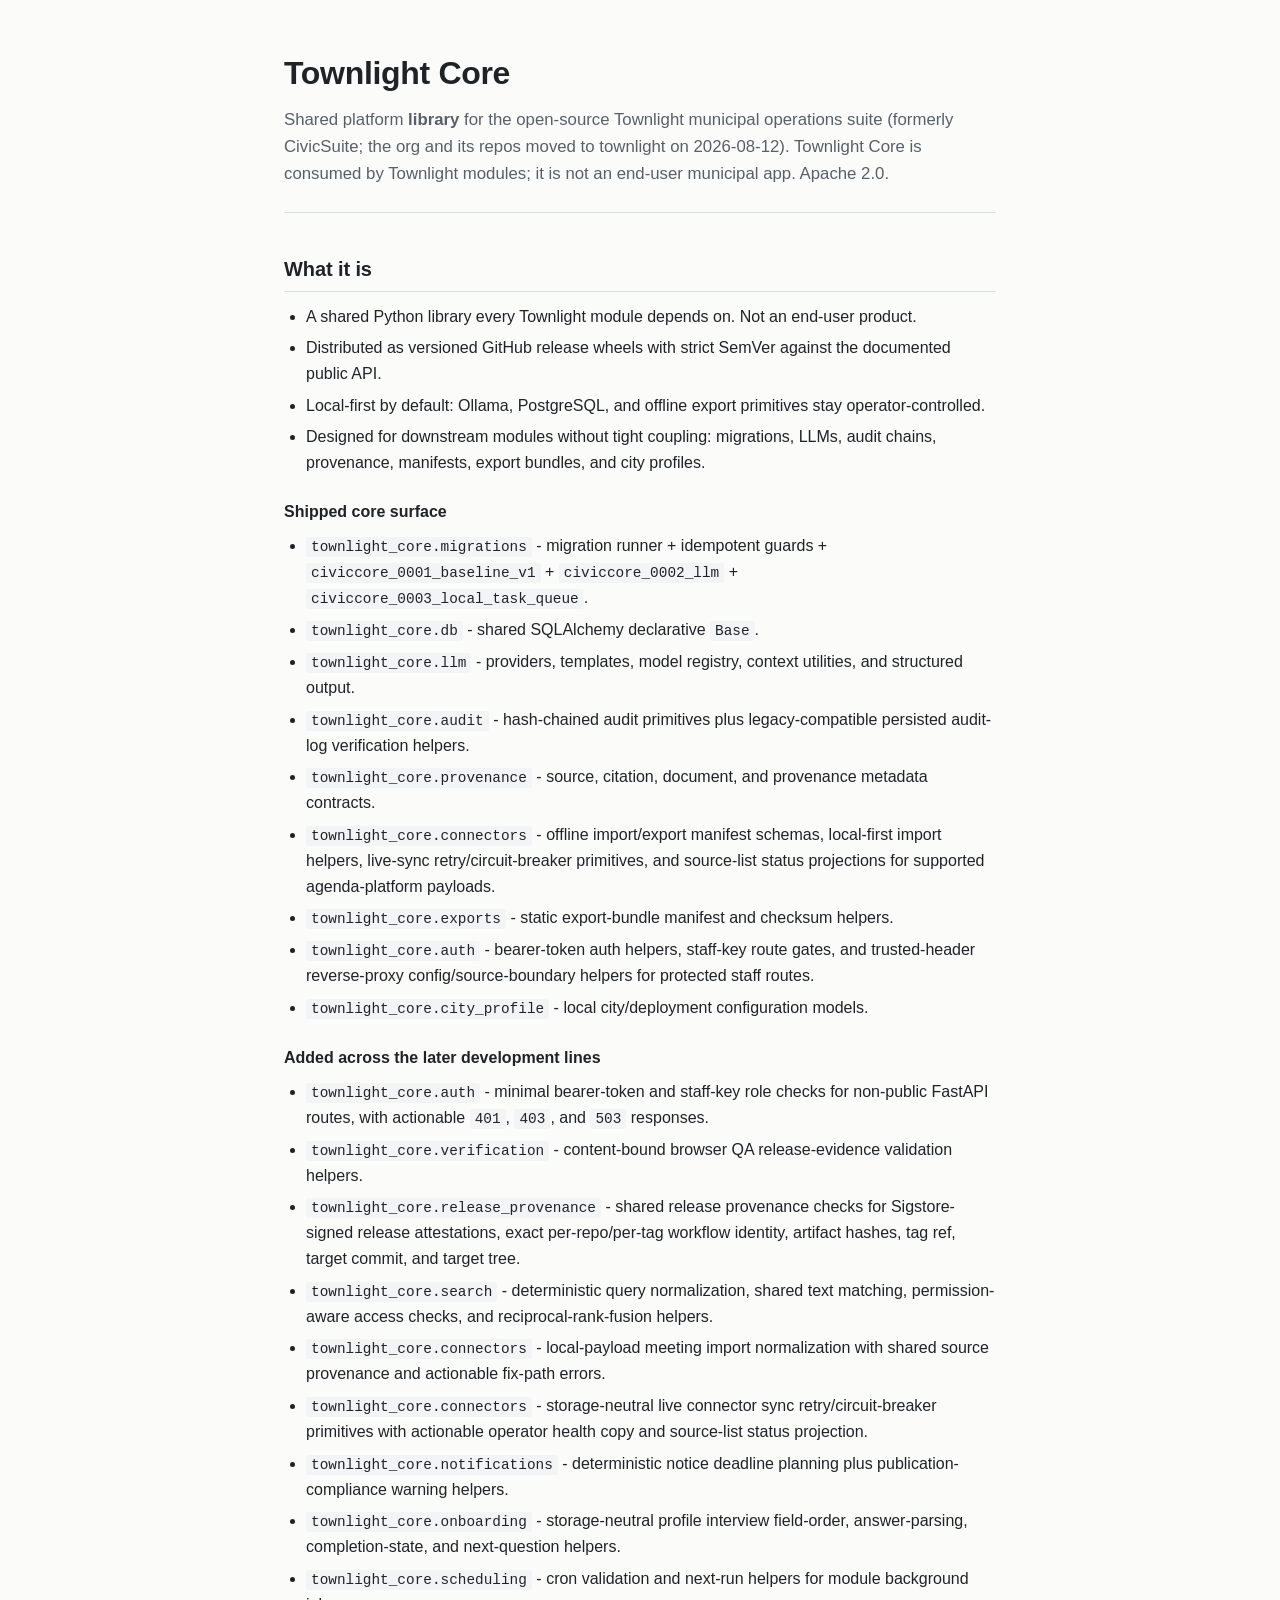
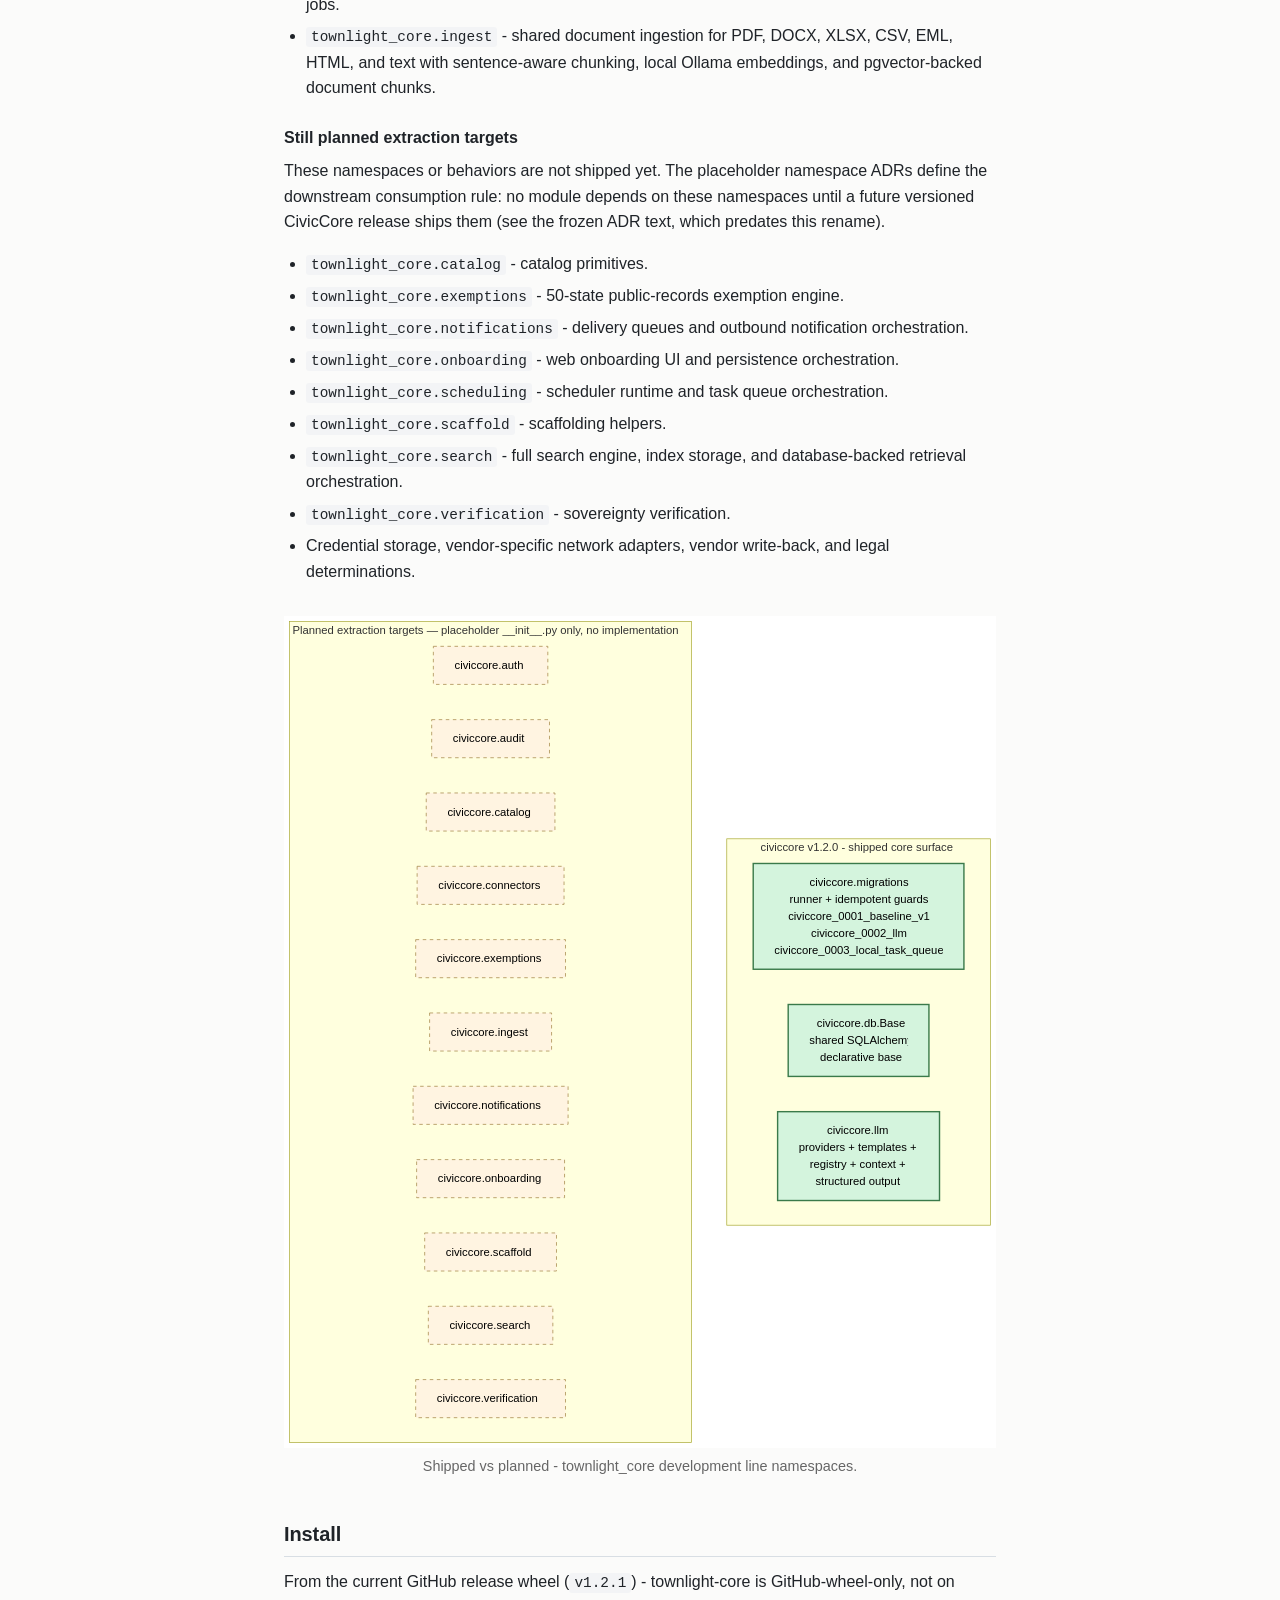
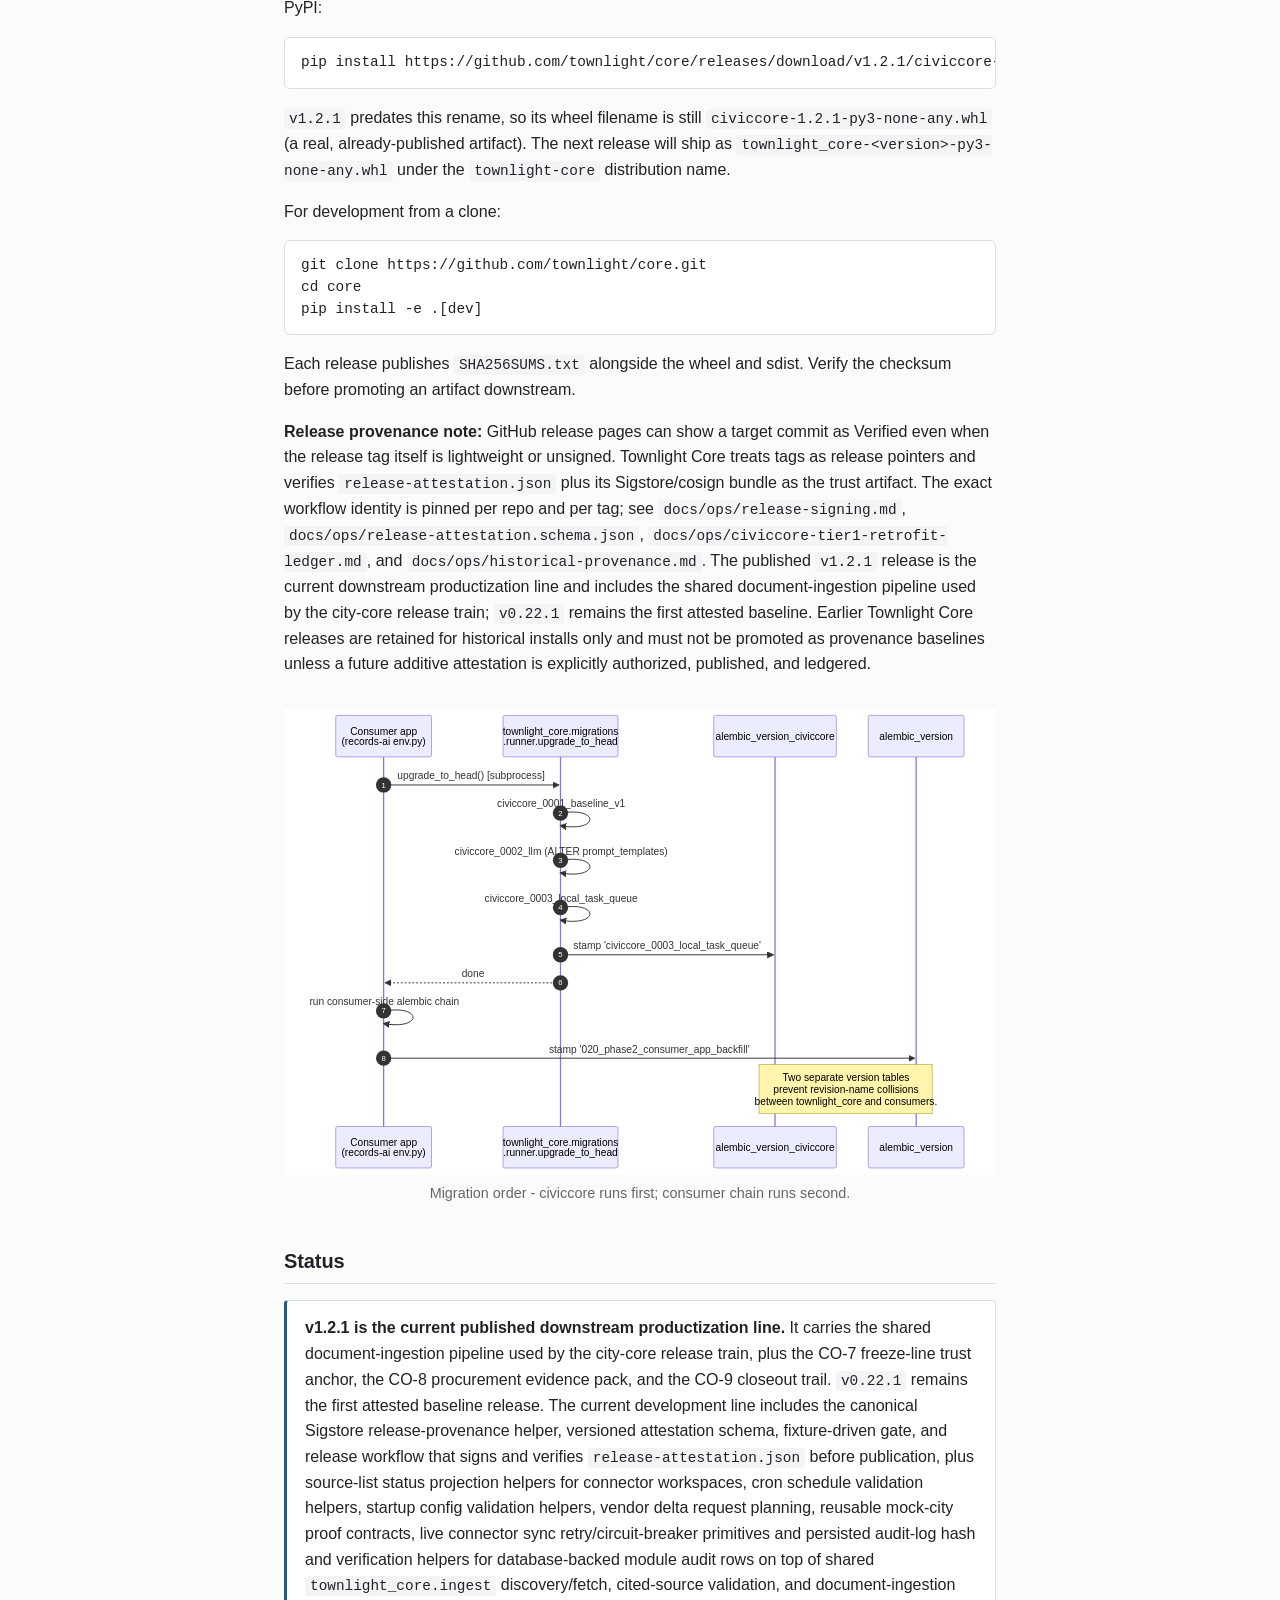
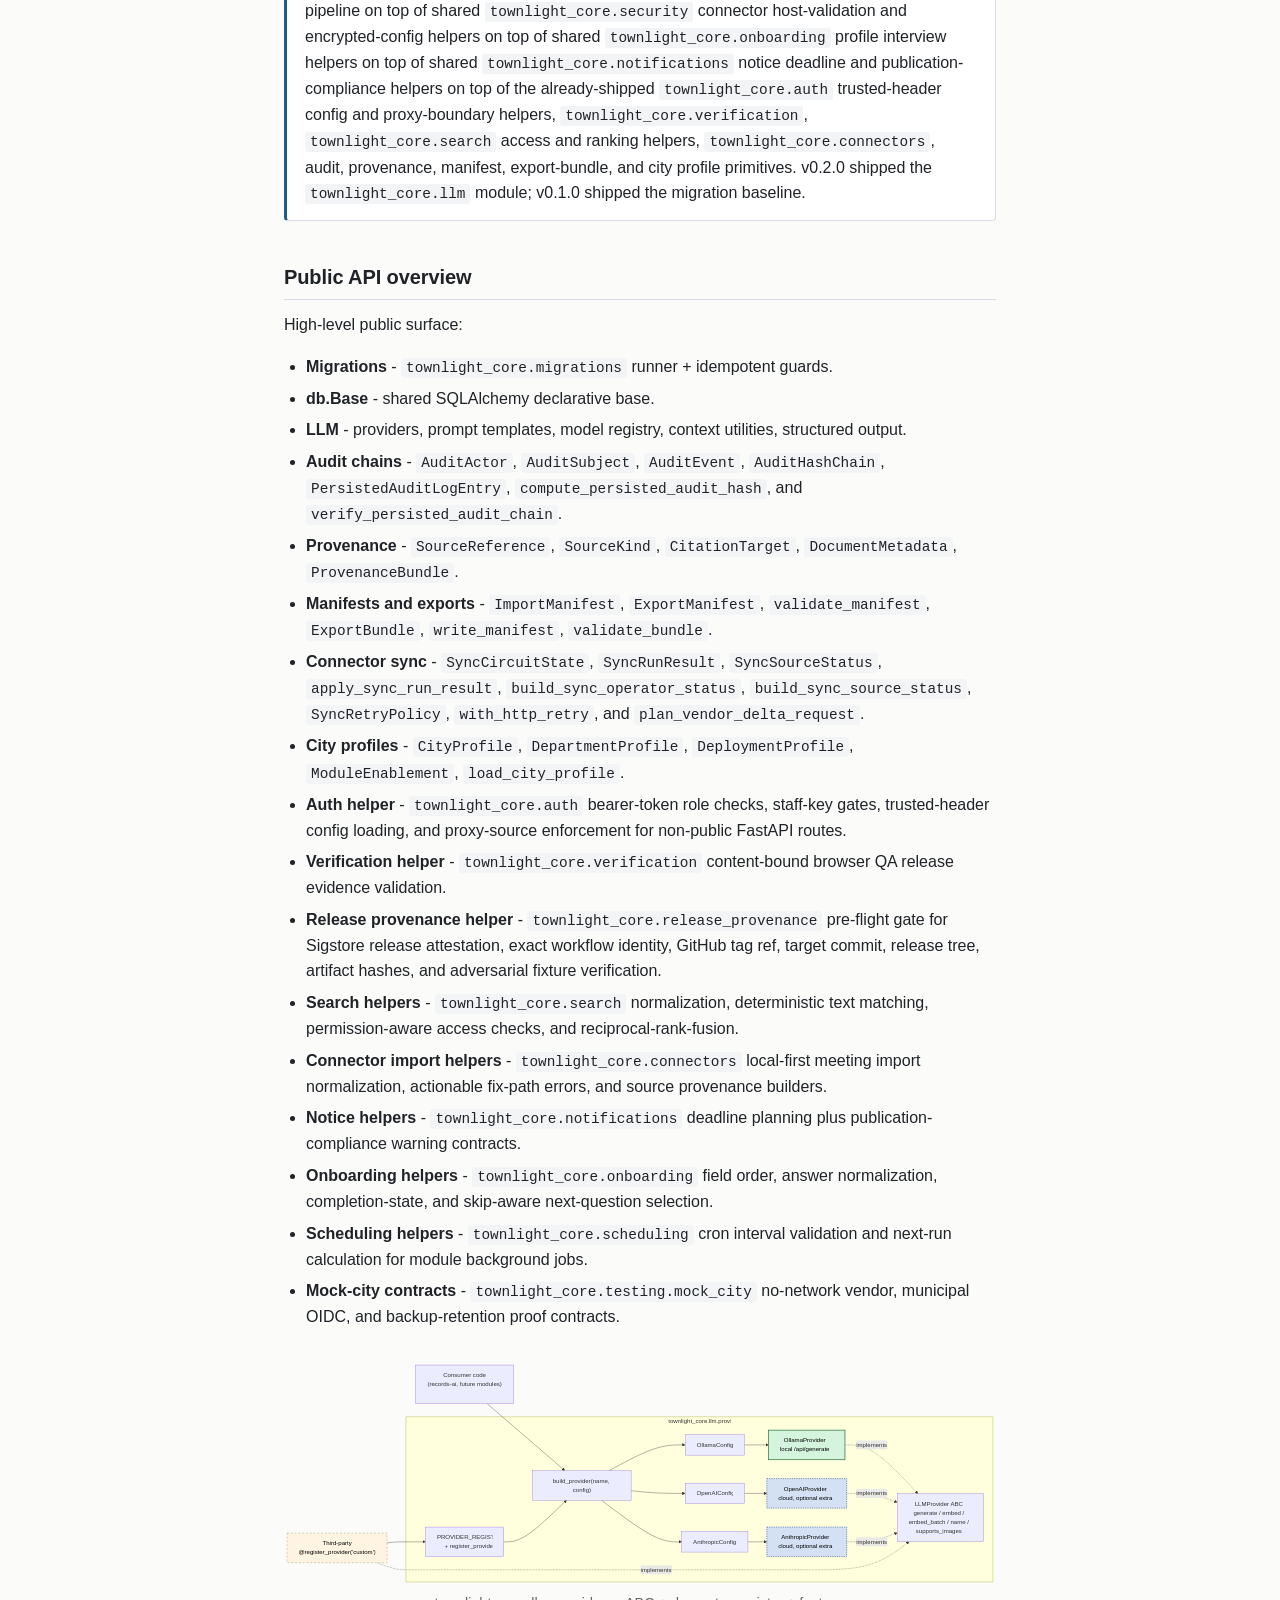
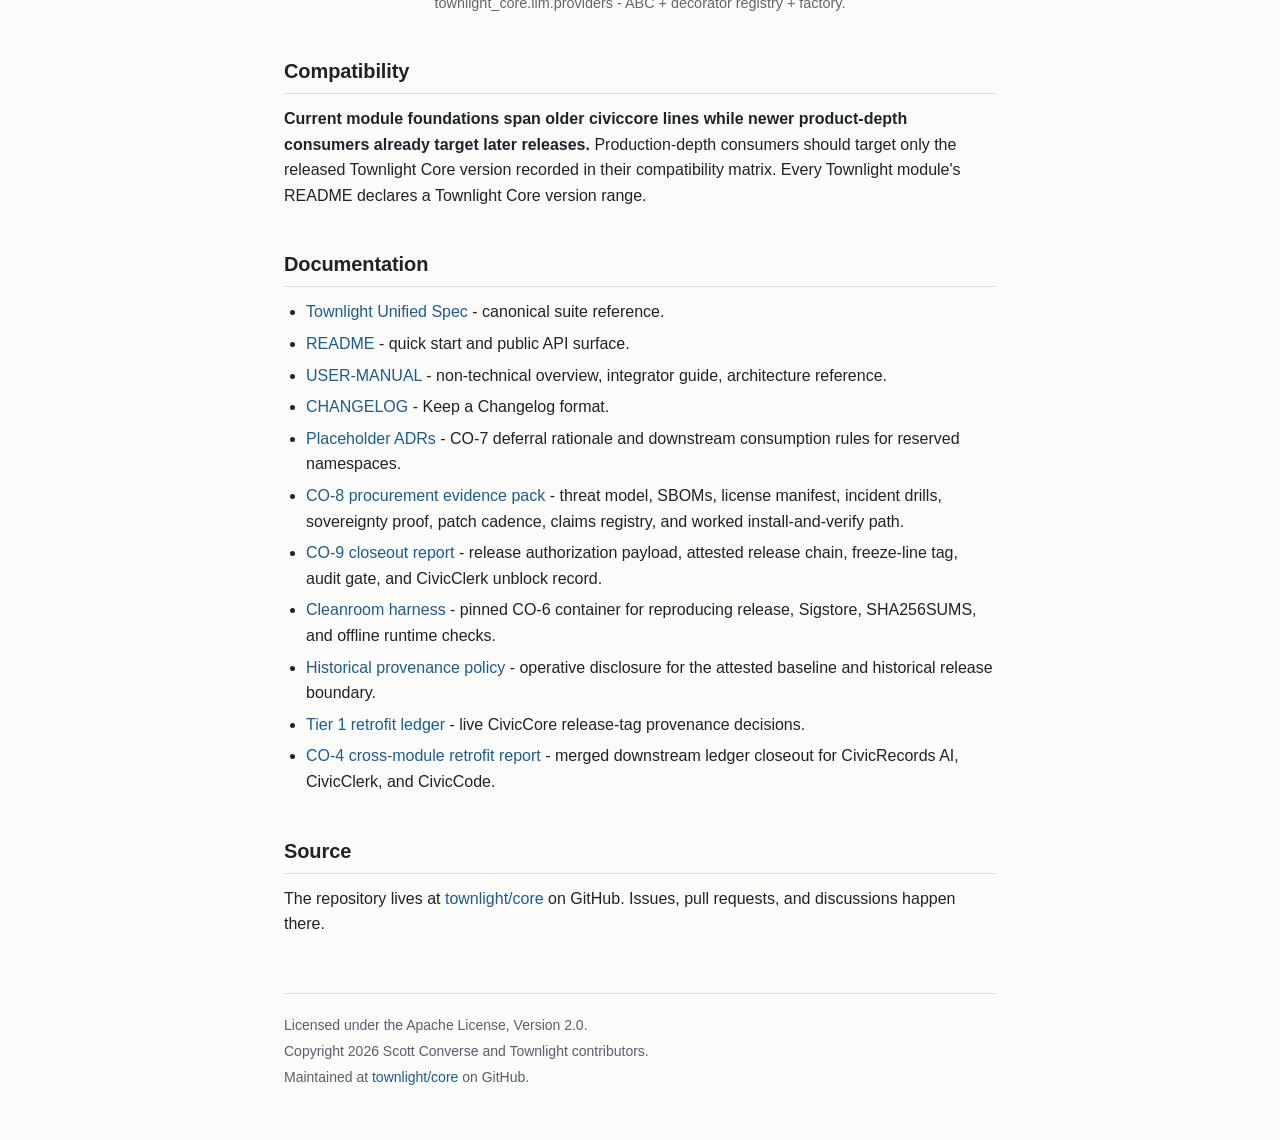
<file: docs/index.html>
<!DOCTYPE html>
<html lang="en">
<head>
  <meta charset="utf-8">
  <meta name="viewport" content="width=device-width, initial-scale=1">
<meta name="description" content="Townlight Core v1.2.1 - shared platform library for the open-source Townlight municipal operations suite. Not an end-user app. Apache 2.0.">
<title>Townlight Core v1.2.1 - Townlight shared platform library</title>
  <style>
    :root {
      --text: #1f2328;
      --muted: #57606a;
      --bg: #fbfbfa;
      --panel: #ffffff;
      --rule: #d8dee4;
      --accent: #1f5c8c;
      --code-bg: #f3f4f6;
    }
    * { box-sizing: border-box; }
    html, body {
      margin: 0;
      padding: 0;
      background: var(--bg);
      color: var(--text);
      font-family: -apple-system, BlinkMacSystemFont, "Segoe UI", Roboto, "Helvetica Neue", Arial, sans-serif;
      font-size: 16px;
      line-height: 1.6;
      -webkit-font-smoothing: antialiased;
    }
    main {
      max-width: 760px;
      margin: 0 auto;
      padding: 48px 24px 80px;
    }
    header {
      border-bottom: 1px solid var(--rule);
      padding-bottom: 24px;
      margin-bottom: 32px;
    }
    h1 {
      font-size: 2rem;
      margin: 0 0 8px;
      letter-spacing: -0.01em;
    }
    .tagline {
      font-size: 1.05rem;
      color: var(--muted);
      margin: 0;
    }
    h2 {
      font-size: 1.25rem;
      margin: 40px 0 12px;
      letter-spacing: -0.005em;
      border-bottom: 1px solid var(--rule);
      padding-bottom: 6px;
    }
    h3 {
      font-size: 1rem;
      margin: 24px 0 8px;
      color: var(--text);
    }
    p, ul, ol { margin: 0 0 16px; }
    ul { padding-left: 22px; }
    li { margin-bottom: 6px; }
    a { color: var(--accent); text-decoration: none; }
    a:hover, a:focus { text-decoration: underline; }
    code {
      font-family: ui-monospace, "SF Mono", "Cascadia Mono", Consolas, monospace;
      font-size: 0.9em;
      background: var(--code-bg);
      padding: 2px 5px;
      border-radius: 3px;
    }
    pre {
      background: var(--panel);
      border: 1px solid var(--rule);
      padding: 14px 16px;
      border-radius: 6px;
      overflow-x: auto;
      font-size: 0.9rem;
      line-height: 1.5;
      margin: 0 0 16px;
    }
    pre code {
      background: none;
      padding: 0;
      font-size: inherit;
    }
    .status {
      background: var(--panel);
      border: 1px solid var(--rule);
      border-left: 3px solid var(--accent);
      padding: 14px 18px;
      border-radius: 4px;
      margin: 16px 0;
    }
    .status p { margin: 0; }
    footer {
      margin-top: 56px;
      padding-top: 20px;
      border-top: 1px solid var(--rule);
      font-size: 0.875rem;
      color: var(--muted);
    }
    footer p { margin: 0 0 4px; }
    @media (max-width: 480px) {
      main { padding: 32px 18px 60px; }
      h1 { font-size: 1.6rem; }
      h2 { font-size: 1.1rem; }
    }
  </style>
</head>
<body>
  <main>
    <header>
      <h1>Townlight Core</h1>
      <p class="tagline">
        Shared platform <strong>library</strong> for the open-source Townlight
        municipal operations suite (formerly CivicSuite; the org and its repos
        moved to townlight on 2026-08-12). Townlight Core is consumed by
        Townlight modules; it is not an end-user municipal app. Apache 2.0.
      </p>
    </header>

    <section aria-labelledby="what">
      <h2 id="what">What it is</h2>
      <ul>
        <li>A shared Python library every Townlight module depends on. Not an end-user product.</li>
        <li>Distributed as versioned GitHub release wheels with strict SemVer against the documented public API.</li>
        <li>Local-first by default: Ollama, PostgreSQL, and offline export primitives stay operator-controlled.</li>
        <li>Designed for downstream modules without tight coupling: migrations, LLMs, audit chains, provenance, manifests, export bundles, and city profiles.</li>
      </ul>

      <h3>Shipped core surface</h3>
      <ul>
        <li><code>townlight_core.migrations</code> - migration runner + idempotent guards + <code>civiccore_0001_baseline_v1</code> + <code>civiccore_0002_llm</code> + <code>civiccore_0003_local_task_queue</code>.</li>
        <li><code>townlight_core.db</code> - shared SQLAlchemy declarative <code>Base</code>.</li>
        <li><code>townlight_core.llm</code> - providers, templates, model registry, context utilities, and structured output.</li>
        <li><code>townlight_core.audit</code> - hash-chained audit primitives plus legacy-compatible persisted audit-log verification helpers.</li>
        <li><code>townlight_core.provenance</code> - source, citation, document, and provenance metadata contracts.</li>
        <li><code>townlight_core.connectors</code> - offline import/export manifest schemas, local-first import helpers, live-sync retry/circuit-breaker primitives, and source-list status projections for supported agenda-platform payloads.</li>
        <li><code>townlight_core.exports</code> - static export-bundle manifest and checksum helpers.</li>
        <li><code>townlight_core.auth</code> - bearer-token auth helpers, staff-key route gates, and trusted-header reverse-proxy config/source-boundary helpers for protected staff routes.</li>
        <li><code>townlight_core.city_profile</code> - local city/deployment configuration models.</li>
      </ul>

      <h3>Added across the later development lines</h3>
      <ul>
        <li><code>townlight_core.auth</code> - minimal bearer-token and staff-key role checks for non-public FastAPI routes, with actionable <code>401</code>, <code>403</code>, and <code>503</code> responses.</li>
        <li><code>townlight_core.verification</code> - content-bound browser QA release-evidence validation helpers.</li>
        <li><code>townlight_core.release_provenance</code> - shared release provenance checks for Sigstore-signed release attestations, exact per-repo/per-tag workflow identity, artifact hashes, tag ref, target commit, and target tree.</li>
        <li><code>townlight_core.search</code> - deterministic query normalization, shared text matching, permission-aware access checks, and reciprocal-rank-fusion helpers.</li>
        <li><code>townlight_core.connectors</code> - local-payload meeting import normalization with shared source provenance and actionable fix-path errors.</li>
        <li><code>townlight_core.connectors</code> - storage-neutral live connector sync retry/circuit-breaker primitives with actionable operator health copy and source-list status projection.</li>
        <li><code>townlight_core.notifications</code> - deterministic notice deadline planning plus publication-compliance warning helpers.</li>
        <li><code>townlight_core.onboarding</code> - storage-neutral profile interview field-order, answer-parsing, completion-state, and next-question helpers.</li>
        <li><code>townlight_core.scheduling</code> - cron validation and next-run helpers for module background jobs.</li>
        <li><code>townlight_core.ingest</code> - shared document ingestion for PDF, DOCX, XLSX, CSV, EML, HTML, and text with sentence-aware chunking, local Ollama embeddings, and pgvector-backed document chunks.</li>
      </ul>

      <h3>Still planned extraction targets</h3>
      <p>These namespaces or behaviors are not shipped yet. The placeholder namespace ADRs define the downstream consumption rule: no module depends on these namespaces until a future versioned CivicCore release ships them (see the frozen ADR text, which predates this rename).</p>
      <ul>
        <li><code>townlight_core.catalog</code> - catalog primitives.</li>
        <li><code>townlight_core.exemptions</code> - 50-state public-records exemption engine.</li>
        <li><code>townlight_core.notifications</code> - delivery queues and outbound notification orchestration.</li>
        <li><code>townlight_core.onboarding</code> - web onboarding UI and persistence orchestration.</li>
        <li><code>townlight_core.scheduling</code> - scheduler runtime and task queue orchestration.</li>
        <li><code>townlight_core.scaffold</code> - scaffolding helpers.</li>
        <li><code>townlight_core.search</code> - full search engine, index storage, and database-backed retrieval orchestration.</li>
        <li><code>townlight_core.verification</code> - sovereignty verification.</li>
        <li>Credential storage, vendor-specific network adapters, vendor write-back, and legal determinations.</li>
      </ul>

      <figure style="margin: 2em 0;">
        <img src="diagrams/civiccore-extraction-map.svg" alt="CivicCore extraction map showing shipped and planned namespaces." style="max-width: 100%; height: auto; display: block; margin: 0 auto;">
        <figcaption style="text-align: center; color: #666; font-size: 0.9em; margin-top: 0.5em;">Shipped vs planned - townlight_core development line namespaces.</figcaption>
      </figure>
    </section>

    <section aria-labelledby="install">
      <h2 id="install">Install</h2>
      <p>From the current GitHub release wheel (<code>v1.2.1</code>) - townlight-core is GitHub-wheel-only, not on PyPI:</p>
      <pre><code>pip install https://github.com/townlight/core/releases/download/v1.2.1/civiccore-1.2.1-py3-none-any.whl</code></pre>
      <p><code>v1.2.1</code> predates this rename, so its wheel filename is still <code>civiccore-1.2.1-py3-none-any.whl</code> (a real, already-published artifact). The next release will ship as <code>townlight_core-&lt;version&gt;-py3-none-any.whl</code> under the <code>townlight-core</code> distribution name.</p>
      <p>For development from a clone:</p>
      <pre><code>git clone https://github.com/townlight/core.git
cd core
pip install -e .[dev]</code></pre>
      <p>Each release publishes <code>SHA256SUMS.txt</code> alongside the wheel and sdist. Verify the checksum before promoting an artifact downstream.</p>
      <p><strong>Release provenance note:</strong> GitHub release pages can show a target commit as Verified even when the release tag itself is lightweight or unsigned. Townlight Core treats tags as release pointers and verifies <code>release-attestation.json</code> plus its Sigstore/cosign bundle as the trust artifact. The exact workflow identity is pinned per repo and per tag; see <code>docs/ops/release-signing.md</code>, <code>docs/ops/release-attestation.schema.json</code>, <code>docs/ops/civiccore-tier1-retrofit-ledger.md</code>, and <code>docs/ops/historical-provenance.md</code>. The published <code>v1.2.1</code> release is the current downstream productization line and includes the shared document-ingestion pipeline used by the city-core release train; <code>v0.22.1</code> remains the first attested baseline. Earlier Townlight Core releases are retained for historical installs only and must not be promoted as provenance baselines unless a future additive attestation is explicitly authorized, published, and ledgered.</p>
      <figure style="margin: 2em 0;">
        <img src="diagrams/migration-order.svg" alt="Consumer apps invoke civiccore migrations before their own Alembic chain." style="max-width: 100%; height: auto; display: block; margin: 0 auto;">
        <figcaption style="text-align: center; color: #666; font-size: 0.9em; margin-top: 0.5em;">Migration order - civiccore runs first; consumer chain runs second.</figcaption>
      </figure>
    </section>

    <section aria-labelledby="status">
      <h2 id="status">Status</h2>
      <div class="status">
        <p>
          <strong>v1.2.1 is the current published downstream productization line.</strong>
          It carries the shared document-ingestion pipeline used by the city-core release train, plus the CO-7 freeze-line trust anchor, the CO-8 procurement evidence pack, and the CO-9 closeout trail.
          <code>v0.22.1</code> remains the first attested baseline release. The current development line includes the canonical Sigstore release-provenance helper,
          versioned attestation schema, fixture-driven gate, and release workflow that signs and verifies
          <code>release-attestation.json</code> before publication, plus source-list status projection helpers for connector workspaces,
          cron schedule validation helpers,
          startup config validation helpers,
          vendor delta request planning, reusable mock-city proof contracts, live connector sync retry/circuit-breaker primitives
          and persisted audit-log hash and verification helpers for
          database-backed module audit rows on top of shared <code>townlight_core.ingest</code>
          discovery/fetch, cited-source validation, and document-ingestion pipeline on top of shared <code>townlight_core.security</code>
          connector host-validation and encrypted-config helpers on top of shared <code>townlight_core.onboarding</code>
          profile interview helpers on top of shared <code>townlight_core.notifications</code>
          notice deadline and publication-compliance helpers on top of the already-shipped
          <code>townlight_core.auth</code> trusted-header config and proxy-boundary helpers, <code>townlight_core.verification</code>,
          <code>townlight_core.search</code> access and ranking helpers, <code>townlight_core.connectors</code>, audit,
          provenance, manifest, export-bundle, and city profile primitives.
          v0.2.0 shipped the <code>townlight_core.llm</code> module; v0.1.0 shipped the migration baseline.
        </p>
      </div>
    </section>

    <section aria-labelledby="api">
      <h2 id="api">Public API overview</h2>
      <p>High-level public surface:</p>
      <ul>
        <li><strong>Migrations</strong> - <code>townlight_core.migrations</code> runner + idempotent guards.</li>
        <li><strong>db.Base</strong> - shared SQLAlchemy declarative base.</li>
        <li><strong>LLM</strong> - providers, prompt templates, model registry, context utilities, structured output.</li>
        <li><strong>Audit chains</strong> - <code>AuditActor</code>, <code>AuditSubject</code>, <code>AuditEvent</code>, <code>AuditHashChain</code>, <code>PersistedAuditLogEntry</code>, <code>compute_persisted_audit_hash</code>, and <code>verify_persisted_audit_chain</code>.</li>
        <li><strong>Provenance</strong> - <code>SourceReference</code>, <code>SourceKind</code>, <code>CitationTarget</code>, <code>DocumentMetadata</code>, <code>ProvenanceBundle</code>.</li>
        <li><strong>Manifests and exports</strong> - <code>ImportManifest</code>, <code>ExportManifest</code>, <code>validate_manifest</code>, <code>ExportBundle</code>, <code>write_manifest</code>, <code>validate_bundle</code>.</li>
        <li><strong>Connector sync</strong> - <code>SyncCircuitState</code>, <code>SyncRunResult</code>, <code>SyncSourceStatus</code>, <code>apply_sync_run_result</code>, <code>build_sync_operator_status</code>, <code>build_sync_source_status</code>, <code>SyncRetryPolicy</code>, <code>with_http_retry</code>, and <code>plan_vendor_delta_request</code>.</li>
        <li><strong>City profiles</strong> - <code>CityProfile</code>, <code>DepartmentProfile</code>, <code>DeploymentProfile</code>, <code>ModuleEnablement</code>, <code>load_city_profile</code>.</li>
        <li><strong>Auth helper</strong> - <code>townlight_core.auth</code> bearer-token role checks, staff-key gates, trusted-header config loading, and proxy-source enforcement for non-public FastAPI routes.</li>
        <li><strong>Verification helper</strong> - <code>townlight_core.verification</code> content-bound browser QA release evidence validation.</li>
        <li><strong>Release provenance helper</strong> - <code>townlight_core.release_provenance</code> pre-flight gate for Sigstore release attestation, exact workflow identity, GitHub tag ref, target commit, release tree, artifact hashes, and adversarial fixture verification.</li>
        <li><strong>Search helpers</strong> - <code>townlight_core.search</code> normalization, deterministic text matching, permission-aware access checks, and reciprocal-rank-fusion.</li>
        <li><strong>Connector import helpers</strong> - <code>townlight_core.connectors</code> local-first meeting import normalization, actionable fix-path errors, and source provenance builders.</li>
        <li><strong>Notice helpers</strong> - <code>townlight_core.notifications</code> deadline planning plus publication-compliance warning contracts.</li>
        <li><strong>Onboarding helpers</strong> - <code>townlight_core.onboarding</code> field order, answer normalization, completion-state, and skip-aware next-question selection.</li>
        <li><strong>Scheduling helpers</strong> - <code>townlight_core.scheduling</code> cron interval validation and next-run calculation for module background jobs.</li>
        <li><strong>Mock-city contracts</strong> - <code>townlight_core.testing.mock_city</code> no-network vendor, municipal OIDC, and backup-retention proof contracts.</li>
      </ul>
      <figure style="margin: 2em 0;">
        <img src="diagrams/provider-abstraction.svg" alt="LLMProvider ABC with decorator-registered Ollama, OpenAI, Anthropic, and third-party providers." style="max-width: 100%; height: auto; display: block; margin: 0 auto;">
        <figcaption style="text-align: center; color: #666; font-size: 0.9em; margin-top: 0.5em;">townlight_core.llm.providers - ABC + decorator registry + factory.</figcaption>
      </figure>
    </section>

    <section aria-labelledby="compat">
      <h2 id="compat">Compatibility</h2>
      <p>
        <strong>Current module foundations span older civiccore lines while newer product-depth consumers already target later releases.</strong>
          Production-depth consumers should target only the released Townlight Core version recorded in their compatibility matrix. Every Townlight
          module's README declares a Townlight Core version range.
        </p>
    </section>

    <section aria-labelledby="docs">
      <h2 id="docs">Documentation</h2>
      <ul>
        <li><a href="https://github.com/townlight/townlight/blob/main/docs/CivicSuiteUnifiedSpec.md">Townlight Unified Spec</a> - canonical suite reference.</li>
        <li><a href="https://github.com/townlight/core/blob/main/README.md">README</a> - quick start and public API surface.</li>
        <li><a href="https://github.com/townlight/core/blob/main/USER-MANUAL.md">USER-MANUAL</a> - non-technical overview, integrator guide, architecture reference.</li>
        <li><a href="https://github.com/townlight/core/blob/main/CHANGELOG.md">CHANGELOG</a> - Keep a Changelog format.</li>
        <li><a href="https://github.com/townlight/core/blob/main/docs/adr/index.md">Placeholder ADRs</a> - CO-7 deferral rationale and downstream consumption rules for reserved namespaces.</li>
        <li><a href="https://github.com/townlight/core/blob/main/docs/evidence/co8-civiccore-procurement-evidence-pack/index.md">CO-8 procurement evidence pack</a> - threat model, SBOMs, license manifest, incident drills, sovereignty proof, patch cadence, claims registry, and worked install-and-verify path.</li>
        <li><a href="https://github.com/townlight/core/blob/main/docs/ops/co-9-civiccore-v1-closeout.md">CO-9 closeout report</a> - release authorization payload, attested release chain, freeze-line tag, audit gate, and CivicClerk unblock record.</li>
        <li><a href="https://github.com/townlight/core/blob/main/docs/ops/cleanroom-harness.md">Cleanroom harness</a> - pinned CO-6 container for reproducing release, Sigstore, SHA256SUMS, and offline runtime checks.</li>
        <li><a href="https://github.com/townlight/core/blob/main/docs/ops/historical-provenance.md">Historical provenance policy</a> - operative disclosure for the attested baseline and historical release boundary.</li>
        <li><a href="https://github.com/townlight/core/blob/main/docs/ops/civiccore-tier1-retrofit-ledger.md">Tier 1 retrofit ledger</a> - live CivicCore release-tag provenance decisions.</li>
        <li><a href="https://github.com/townlight/core/blob/main/docs/ops/co-4-cross-module-retrofit-report.md">CO-4 cross-module retrofit report</a> - merged downstream ledger closeout for CivicRecords AI, CivicClerk, and CivicCode.</li>
      </ul>
    </section>

    <section aria-labelledby="source">
      <h2 id="source">Source</h2>
      <p>
        The repository lives at
        <a href="https://github.com/townlight/core">townlight/core</a>
        on GitHub. Issues, pull requests, and discussions happen there.
      </p>
    </section>

    <footer>
      <p>Licensed under the Apache License, Version 2.0.</p>
      <p>Copyright 2026 Scott Converse and Townlight contributors.</p>
      <p>Maintained at <a href="https://github.com/townlight/core">townlight/core</a> on GitHub.</p>
    </footer>
  </main>
</body>
</html>
</file>
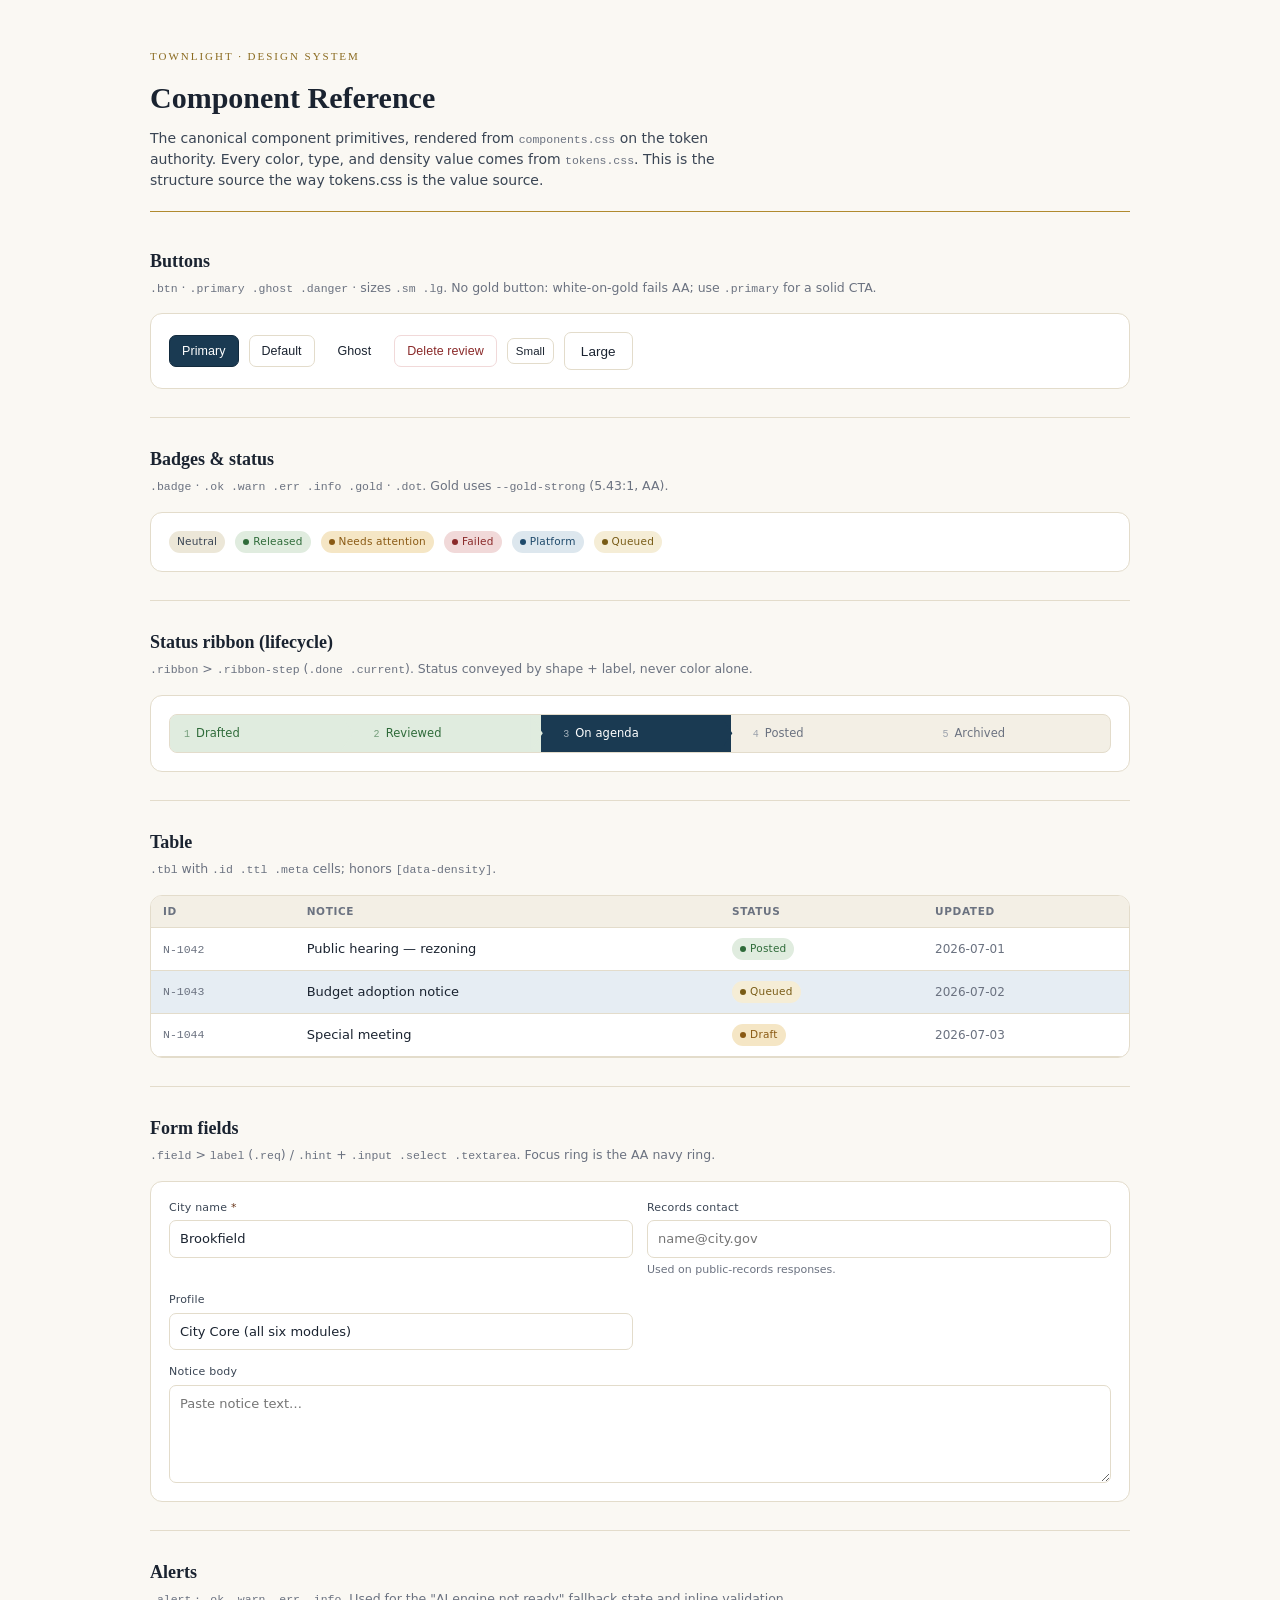
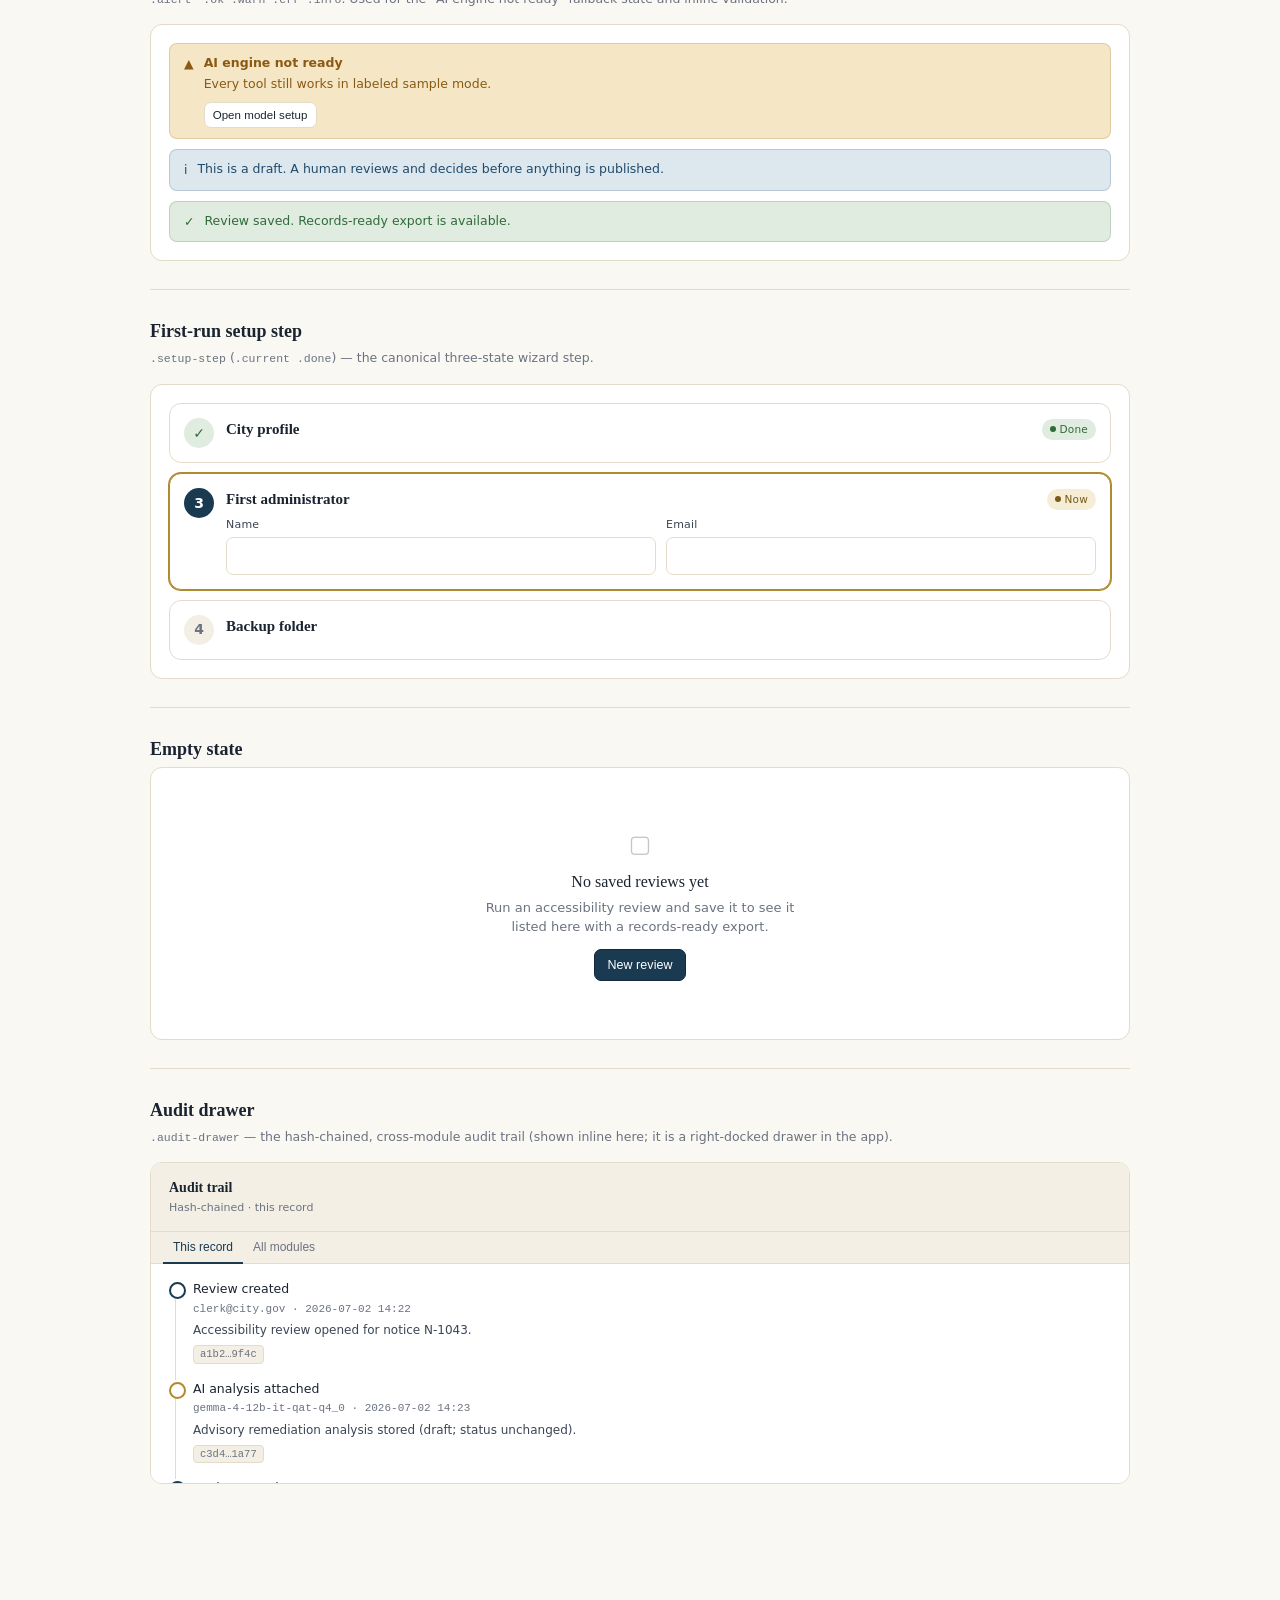
<file: townlight-core-ui/components/components-reference.html>
<!doctype html>
<html lang="en">
<head>
<meta charset="utf-8" />
<title>Townlight — Component Reference</title>
<meta name="viewport" content="width=device-width, initial-scale=1" />
<!-- No webfont CDN: Townlight makes no outbound calls. Renders in the token
     stack's local/fallback faces. -->
<link rel="stylesheet" href="../tokens/tokens.css" />
<link rel="stylesheet" href="components.css" />
<style>
  body { margin: 0; background: var(--paper); color: var(--ink); font-family: var(--font-sans); font-size: 14px; line-height: 1.5; -webkit-font-smoothing: antialiased; }
  .wrap { max-width: 980px; margin: 0 auto; padding: 48px 32px 96px; }
  header.doc { border-bottom: 1px solid var(--gold); padding-bottom: 20px; margin-bottom: 8px; }
  .kick { font-family: var(--font-serif); font-size: 11px; letter-spacing: 0.18em; text-transform: uppercase; color: var(--gold-2); margin-bottom: 10px; }
  h1 { font-family: var(--font-serif); font-size: 30px; font-weight: 600; margin: 0 0 8px; }
  .lede { font-size: 14px; color: var(--ink-2); max-width: 70ch; margin: 0; }
  section.demo { padding: 28px 0; border-bottom: 1px solid var(--rule); }
  section.demo > h2 { font-family: var(--font-serif); font-size: 18px; margin: 0 0 4px; }
  section.demo > .h-note { font-size: 12.5px; color: var(--ink-3); margin: 0 0 16px; }
  .row { display: flex; flex-wrap: wrap; gap: 10px; align-items: center; }
  .panel { background: var(--card); border: 1px solid var(--rule); border-radius: var(--radius-lg); padding: 18px; }
  .code { font-family: var(--font-mono); font-size: 11.5px; color: var(--ink-3); }
  /* Render the audit drawer inline for the showcase (it is position:fixed in use). */
  .drawer-demo { position: relative; height: 320px; border: 1px solid var(--rule); border-radius: var(--radius-lg); overflow: hidden; }
  .drawer-demo .audit-drawer { position: absolute; top: 0; transform: none; box-shadow: none; border-left: 0; width: 100%; }
</style>
</head>
<body>
<div class="wrap">
  <header class="doc">
    <div class="kick">Townlight · Design System</div>
    <h1>Component Reference</h1>
    <p class="lede">The canonical component primitives, rendered from <span class="code">components.css</span> on the token authority. Every color, type, and density value comes from <span class="code">tokens.css</span>. This is the structure source the way tokens.css is the value source.</p>
  </header>

  <section class="demo">
    <h2>Buttons</h2>
    <p class="h-note"><span class="code">.btn</span> · <span class="code">.primary .ghost .danger</span> · sizes <span class="code">.sm .lg</span>. No gold button: white-on-gold fails AA; use <span class="code">.primary</span> for a solid CTA.</p>
    <div class="panel row">
      <button class="btn primary">Primary</button>
      <button class="btn">Default</button>
      <button class="btn ghost">Ghost</button>
      <button class="btn danger">Delete review</button>
      <button class="btn sm">Small</button>
      <button class="btn lg">Large</button>
    </div>
  </section>

  <section class="demo">
    <h2>Badges &amp; status</h2>
    <p class="h-note"><span class="code">.badge</span> · <span class="code">.ok .warn .err .info .gold</span> · <span class="code">.dot</span>. Gold uses <span class="code">--gold-strong</span> (5.43:1, AA).</p>
    <div class="panel row">
      <span class="badge">Neutral</span>
      <span class="badge ok dot">Released</span>
      <span class="badge warn dot">Needs attention</span>
      <span class="badge err dot">Failed</span>
      <span class="badge info dot">Platform</span>
      <span class="badge gold dot">Queued</span>
    </div>
  </section>

  <section class="demo">
    <h2>Status ribbon (lifecycle)</h2>
    <p class="h-note"><span class="code">.ribbon</span> &gt; <span class="code">.ribbon-step</span> (<span class="code">.done .current</span>). Status conveyed by shape + label, never color alone.</p>
    <div class="panel">
      <div class="ribbon">
        <div class="ribbon-step done"><span class="num">1</span>Drafted</div>
        <div class="ribbon-step done"><span class="num">2</span>Reviewed</div>
        <div class="ribbon-step current"><span class="num">3</span>On agenda</div>
        <div class="ribbon-step"><span class="num">4</span>Posted</div>
        <div class="ribbon-step"><span class="num">5</span>Archived</div>
      </div>
    </div>
  </section>

  <section class="demo">
    <h2>Table</h2>
    <p class="h-note"><span class="code">.tbl</span> with <span class="code">.id .ttl .meta</span> cells; honors <span class="code">[data-density]</span>.</p>
    <div class="panel" style="padding:0; overflow:hidden;">
      <table class="tbl">
        <thead><tr><th>ID</th><th>Notice</th><th>Status</th><th>Updated</th></tr></thead>
        <tbody>
          <tr><td class="id">N-1042</td><td class="ttl">Public hearing — rezoning</td><td><span class="badge ok dot">Posted</span></td><td class="meta">2026-07-01</td></tr>
          <tr class="selected"><td class="id">N-1043</td><td class="ttl">Budget adoption notice</td><td><span class="badge gold dot">Queued</span></td><td class="meta">2026-07-02</td></tr>
          <tr><td class="id">N-1044</td><td class="ttl">Special meeting</td><td><span class="badge warn dot">Draft</span></td><td class="meta">2026-07-03</td></tr>
        </tbody>
      </table>
    </div>
  </section>

  <section class="demo">
    <h2>Form fields</h2>
    <p class="h-note"><span class="code">.field</span> &gt; <span class="code">label</span> (<span class="code">.req</span>) / <span class="code">.hint</span> + <span class="code">.input .select .textarea</span>. Focus ring is the AA navy ring.</p>
    <div class="panel" style="display:grid; grid-template-columns:1fr 1fr; gap:14px;">
      <div class="field"><label>City name <span class="req">*</span></label><input class="input" value="Brookfield" /></div>
      <div class="field"><label>Records contact</label><input class="input" placeholder="name@city.gov" /><span class="hint">Used on public-records responses.</span></div>
      <div class="field"><label>Profile</label><select class="select"><option>City Core (all six modules)</option><option>Custom</option></select></div>
      <div class="field" style="grid-column:1/3;"><label>Notice body</label><textarea class="textarea" placeholder="Paste notice text…"></textarea></div>
    </div>
  </section>

  <section class="demo">
    <h2>Alerts</h2>
    <p class="h-note"><span class="code">.alert</span> · <span class="code">.ok .warn .err .info</span>. Used for the "AI engine not ready" fallback state and inline validation.</p>
    <div class="panel" style="display:grid; gap:10px;">
      <div class="alert warn"><span class="ic">▲</span><div class="body"><b>AI engine not ready</b>Every tool still works in labeled sample mode. <div class="actions"><button class="btn sm">Open model setup</button></div></div></div>
      <div class="alert info"><span class="ic">i</span><div class="body">This is a draft. A human reviews and decides before anything is published.</div></div>
      <div class="alert ok"><span class="ic">✓</span><div class="body">Review saved. Records-ready export is available.</div></div>
    </div>
  </section>

  <section class="demo">
    <h2>First-run setup step</h2>
    <p class="h-note"><span class="code">.setup-step</span> (<span class="code">.current .done</span>) — the canonical three-state wizard step.</p>
    <div class="panel" style="display:grid; gap:10px;">
      <div class="setup-step done"><div class="num">✓</div><div><div class="setup-step-h"><h3>City profile</h3><span class="badge ok dot">Done</span></div></div></div>
      <div class="setup-step current"><div class="num">3</div><div><div class="setup-step-h"><h3>First administrator</h3><span class="badge gold dot">Now</span></div><div class="setup-fields"><div class="field"><label>Name</label><input class="input" /></div><div class="field"><label>Email</label><input class="input" /></div></div></div></div>
      <div class="setup-step"><div class="num">4</div><div><div class="setup-step-h"><h3>Backup folder</h3></div></div></div>
    </div>
  </section>

  <section class="demo">
    <h2>Empty state</h2>
    <div class="panel"><div class="empty"><div class="ic">▢</div><div class="ttl">No saved reviews yet</div><div class="body">Run an accessibility review and save it to see it listed here with a records-ready export.</div><button class="btn primary">New review</button></div></div>
  </section>

  <section class="demo" style="border-bottom:0;">
    <h2>Audit drawer</h2>
    <p class="h-note"><span class="code">.audit-drawer</span> — the hash-chained, cross-module audit trail (shown inline here; it is a right-docked drawer in the app).</p>
    <div class="drawer-demo">
      <div class="audit-drawer open">
        <div class="audit-h"><div><div class="ttl">Audit trail</div><div class="sub">Hash-chained · this record</div></div></div>
        <div class="audit-tabs"><button class="on">This record</button><button>All modules</button></div>
        <div class="audit-b">
          <div class="audit-event"><div class="marker"></div><div><div class="ev-h">Review created</div><div class="ev-meta">clerk@city.gov · 2026-07-02 14:22</div><div class="ev-body">Accessibility review opened for notice N-1043.</div><span class="ev-hash">a1b2…9f4c</span></div></div>
          <div class="audit-event publish"><div class="marker"></div><div><div class="ev-h">AI analysis attached</div><div class="ev-meta">gemma-4-12b-it-qat-q4_0 · 2026-07-02 14:23</div><div class="ev-body">Advisory remediation analysis stored (draft; status unchanged).</div><span class="ev-hash">c3d4…1a77</span></div></div>
          <div class="audit-event"><div class="marker"></div><div><div class="ev-h">Review saved</div><div class="ev-meta">clerk@city.gov · 2026-07-02 14:25</div><span class="ev-hash">e5f6…8b22</span></div></div>
        </div>
      </div>
    </div>
  </section>
</div>
</body>
</html>
</file>
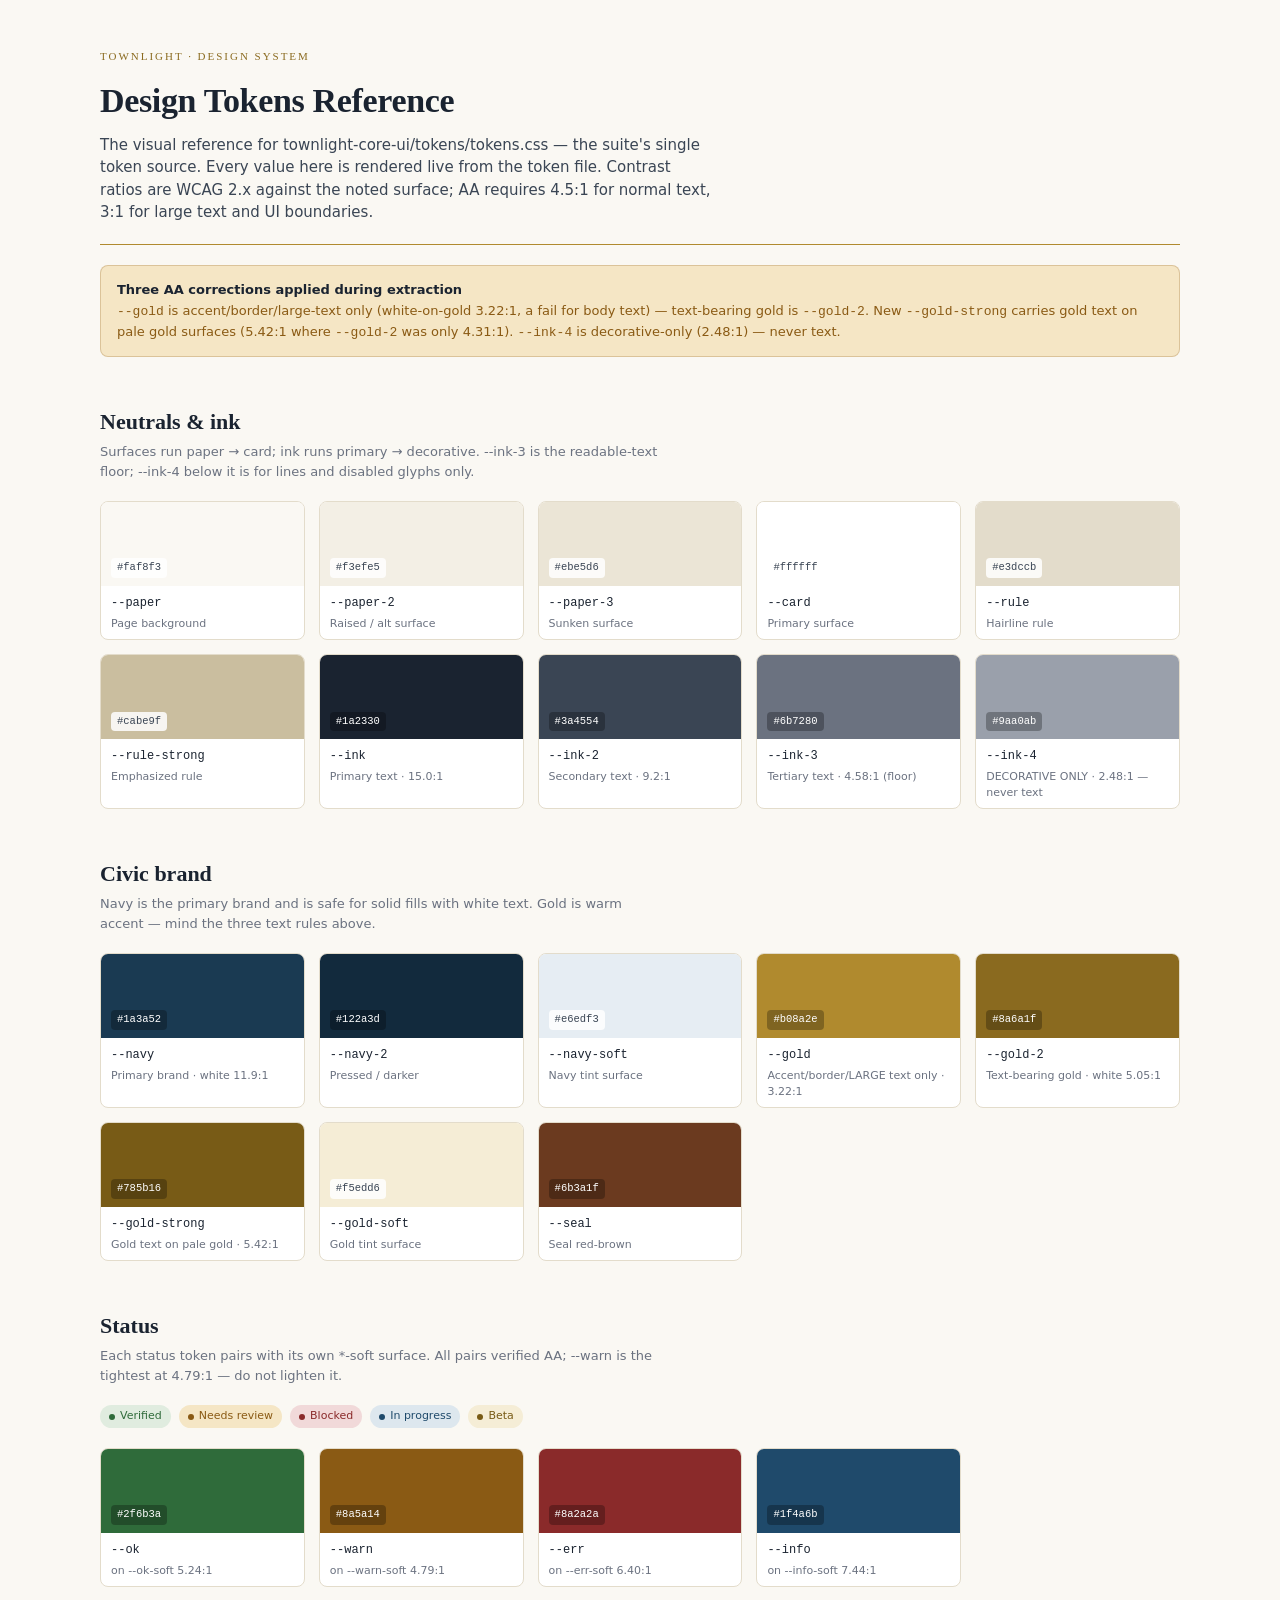
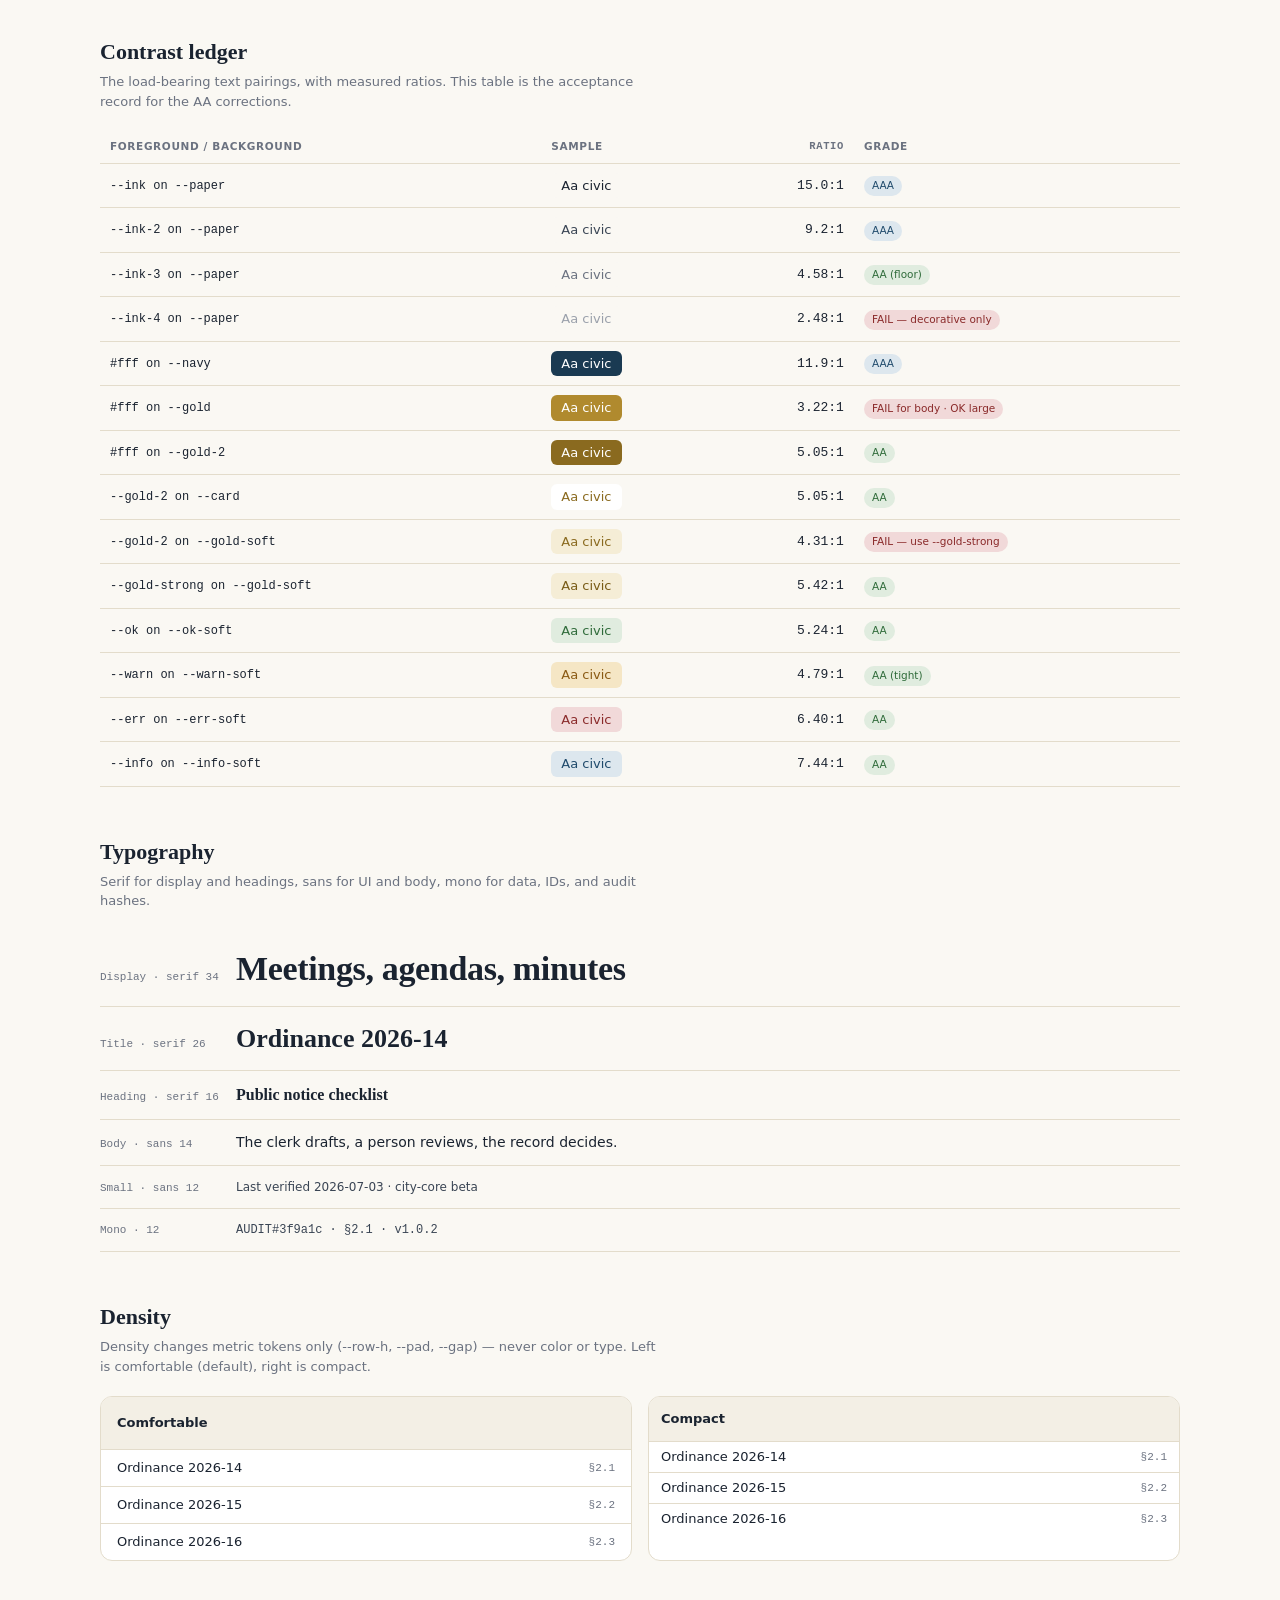
<file: townlight-core-ui/tokens/tokens-reference.html>
<!doctype html>
<html lang="en">
<head>
<meta charset="utf-8" />
<title>Townlight — Design Tokens Reference</title>
<meta name="viewport" content="width=device-width, initial-scale=1" />
<!-- No webfont CDN: Townlight makes no outbound calls. This reference renders in
     the token font stack's local/fallback faces (Inter/Source Serif 4/JetBrains Mono
     if installed, else the system serif/sans/mono fallbacks defined in tokens.css). -->
<link rel="stylesheet" href="tokens.css" />
<style>
  /* This page consumes tokens.css and demonstrates it. It is itself AA-compliant. */
  body { margin: 0; background: var(--paper); color: var(--ink); font-family: var(--font-sans); font-size: 14px; line-height: 1.5; -webkit-font-smoothing: antialiased; }
  .wrap { max-width: 1080px; margin: 0 auto; padding: 48px 32px 96px; }
  header.doc { border-bottom: 1px solid var(--gold); padding-bottom: 20px; margin-bottom: 8px; }
  .kick { font-family: var(--font-serif); font-size: 11px; letter-spacing: 0.18em; text-transform: uppercase; color: var(--gold-2); margin-bottom: 10px; }
  h1 { font-family: var(--font-serif); font-size: 34px; font-weight: 600; letter-spacing: -0.01em; margin: 0 0 8px; }
  .lede { font-size: 15px; color: var(--ink-2); max-width: 64ch; margin: 0; }
  h2 { font-family: var(--font-serif); font-size: 22px; font-weight: 600; margin: 48px 0 4px; }
  .sec-sub { font-size: 13px; color: var(--ink-3); margin: 0 0 20px; max-width: 68ch; }
  h3 { font-size: 12px; letter-spacing: 0.06em; text-transform: uppercase; color: var(--ink-3); font-weight: 600; margin: 28px 0 12px; }

  .callout { display: flex; gap: 12px; padding: 14px 16px; border-radius: var(--radius); background: var(--warn-soft); border: 1px solid rgba(138,90,20,0.25); color: var(--warn); font-size: 13px; margin: 20px 0; }
  .callout b { display: block; color: var(--ink); margin-bottom: 2px; }
  .callout .n { font-family: var(--font-mono); font-weight: 500; }

  .swatches { display: grid; grid-template-columns: repeat(auto-fill, minmax(180px, 1fr)); gap: 14px; }
  .sw { border: 1px solid var(--rule); border-radius: var(--radius); overflow: hidden; background: var(--card); }
  .sw .chip { height: 68px; display: flex; align-items: flex-end; padding: 8px 10px; }
  .sw .chip .ratio { font-family: var(--font-mono); font-size: 10.5px; padding: 2px 6px; border-radius: 4px; background: rgba(255,255,255,0.85); color: var(--ink-2); }
  .sw .meta { padding: 8px 10px; }
  .sw .name { font-family: var(--font-mono); font-size: 12px; font-weight: 500; }
  .sw .hex { font-family: var(--font-mono); font-size: 11px; color: var(--ink-3); }
  .sw .note { font-size: 11px; color: var(--ink-3); margin-top: 4px; line-height: 1.4; }

  table.contrast { width: 100%; border-collapse: collapse; font-size: 13px; margin-top: 4px; }
  table.contrast th { text-align: left; font-size: 10.5px; letter-spacing: 0.06em; text-transform: uppercase; color: var(--ink-3); font-weight: 600; padding: 8px 10px; border-bottom: 1px solid var(--rule); }
  table.contrast td { padding: 9px 10px; border-bottom: 1px solid var(--rule); vertical-align: middle; }
  table.contrast .pair { font-family: var(--font-mono); font-size: 12px; }
  table.contrast .r { font-family: var(--font-mono); font-variant-numeric: tabular-nums; text-align: right; }
  .tag { display: inline-flex; align-items: center; gap: 4px; font-size: 10.5px; font-weight: 500; padding: 2px 8px; border-radius: 100px; }
  .tag.pass { background: var(--ok-soft); color: var(--ok); }
  .tag.aaa { background: var(--info-soft); color: var(--info); }
  .tag.large { background: var(--gold-soft); color: var(--gold-strong); }
  .tag.fail { background: var(--err-soft); color: var(--err); }
  .demo-cell { display: inline-block; padding: 3px 10px; border-radius: 6px; font-weight: 500; }

  /* type scale */
  .type-row { display: grid; grid-template-columns: 120px 1fr; gap: 16px; align-items: baseline; padding: 12px 0; border-bottom: 1px solid var(--rule); }
  .type-row .lbl { font-family: var(--font-mono); font-size: 11px; color: var(--ink-3); }
  .t-display { font-family: var(--font-serif); font-size: 34px; font-weight: 600; letter-spacing: -0.01em; }
  .t-title { font-family: var(--font-serif); font-size: 26px; font-weight: 600; }
  .t-h { font-family: var(--font-serif); font-size: 16px; font-weight: 600; }
  .t-body { font-size: 14px; }
  .t-small { font-size: 12px; color: var(--ink-2); }
  .t-mono { font-family: var(--font-mono); font-size: 12px; color: var(--ink-2); }

  /* status pills */
  .pills { display: flex; flex-wrap: wrap; gap: 8px; }
  .pill { display: inline-flex; align-items: center; gap: 5px; font-size: 11px; font-weight: 500; padding: 3px 9px; border-radius: 100px; }
  .pill::before { content:""; width:6px; height:6px; border-radius:50%; background: currentColor; }
  .pill.ok { background: var(--ok-soft); color: var(--ok); }
  .pill.warn { background: var(--warn-soft); color: var(--warn); }
  .pill.err { background: var(--err-soft); color: var(--err); }
  .pill.info { background: var(--info-soft); color: var(--info); }
  .pill.gold { background: var(--gold-soft); color: var(--gold-strong); }

  /* density demo */
  .density-demo { display: grid; grid-template-columns: 1fr 1fr; gap: 16px; }
  .dcard { border: 1px solid var(--rule); border-radius: var(--radius-lg); overflow: hidden; background: var(--card); }
  .dcard .dh { padding: var(--pad); border-bottom: 1px solid var(--rule); font-weight: 600; font-size: 13px; background: var(--paper-2); }
  .drow { display: flex; align-items: center; height: var(--row-h); padding: 0 var(--pad); border-bottom: 1px solid var(--rule); font-size: 13px; gap: var(--gap); }
  .drow:last-child { border-bottom: 0; }
  .drow .dchip { font-family: var(--font-mono); font-size: 11px; color: var(--ink-3); }
</style>
</head>
<body>
<div class="wrap">
  <header class="doc">
    <div class="kick">Townlight · Design System</div>
    <h1>Design Tokens Reference</h1>
    <p class="lede">The visual reference for <span class="mono">townlight-core-ui/tokens/tokens.css</span> — the suite's single token source. Every value here is rendered live from the token file. Contrast ratios are WCAG 2.x against the noted surface; AA requires 4.5:1 for normal text, 3:1 for large text and UI boundaries.</p>
  </header>

  <div class="callout">
    <div>
      <b>Three AA corrections applied during extraction</b>
      <span class="n">--gold</span> is accent/border/large-text only (white-on-gold 3.22:1, a fail for body text) — text-bearing gold is <span class="n">--gold-2</span>. New <span class="n">--gold-strong</span> carries gold text on pale gold surfaces (5.42:1 where <span class="n">--gold-2</span> was only 4.31:1). <span class="n">--ink-4</span> is decorative-only (2.48:1) — never text.
    </div>
  </div>

  <h2>Neutrals &amp; ink</h2>
  <p class="sec-sub">Surfaces run paper → card; ink runs primary → decorative. <span class="mono">--ink-3</span> is the readable-text floor; <span class="mono">--ink-4</span> below it is for lines and disabled glyphs only.</p>
  <div class="swatches" id="sw-neutral"></div>

  <h2>Civic brand</h2>
  <p class="sec-sub">Navy is the primary brand and is safe for solid fills with white text. Gold is warm accent — mind the three text rules above.</p>
  <div class="swatches" id="sw-civic"></div>

  <h2>Status</h2>
  <p class="sec-sub">Each status token pairs with its own <span class="mono">*-soft</span> surface. All pairs verified AA; <span class="mono">--warn</span> is the tightest at 4.79:1 — do not lighten it.</p>
  <div class="pills" style="margin-bottom:20px">
    <span class="pill ok">Verified</span>
    <span class="pill warn">Needs review</span>
    <span class="pill err">Blocked</span>
    <span class="pill info">In progress</span>
    <span class="pill gold">Beta</span>
  </div>
  <div class="swatches" id="sw-status"></div>

  <h2>Contrast ledger</h2>
  <p class="sec-sub">The load-bearing text pairings, with measured ratios. This table is the acceptance record for the AA corrections.</p>
  <table class="contrast">
    <thead><tr><th>Foreground / background</th><th>Sample</th><th class="r">Ratio</th><th>Grade</th></tr></thead>
    <tbody id="ctable"></tbody>
  </table>

  <h2>Typography</h2>
  <p class="sec-sub">Serif for display and headings, sans for UI and body, mono for data, IDs, and audit hashes.</p>
  <div id="typescale"></div>

  <h2>Density</h2>
  <p class="sec-sub">Density changes metric tokens only (<span class="mono">--row-h</span>, <span class="mono">--pad</span>, <span class="mono">--gap</span>) — never color or type. Left is comfortable (default), right is compact.</p>
  <div class="density-demo">
    <div class="dcard">
      <div class="dh">Comfortable</div>
      <div class="drow"><span>Ordinance 2026-14</span><span class="dchip" style="margin-left:auto">§2.1</span></div>
      <div class="drow"><span>Ordinance 2026-15</span><span class="dchip" style="margin-left:auto">§2.2</span></div>
      <div class="drow"><span>Ordinance 2026-16</span><span class="dchip" style="margin-left:auto">§2.3</span></div>
    </div>
    <div class="dcard" data-density="compact">
      <div class="dh">Compact</div>
      <div class="drow"><span>Ordinance 2026-14</span><span class="dchip" style="margin-left:auto">§2.1</span></div>
      <div class="drow"><span>Ordinance 2026-15</span><span class="dchip" style="margin-left:auto">§2.2</span></div>
      <div class="drow"><span>Ordinance 2026-16</span><span class="dchip" style="margin-left:auto">§2.3</span></div>
    </div>
  </div>
</div>

<script>
  const neutral = [
    ['--paper', '#faf8f3', 'var(--ink)', 'Page background'],
    ['--paper-2', '#f3efe5', 'var(--ink)', 'Raised / alt surface'],
    ['--paper-3', '#ebe5d6', 'var(--ink)', 'Sunken surface'],
    ['--card', '#ffffff', 'var(--ink)', 'Primary surface'],
    ['--rule', '#e3dccb', 'var(--ink-2)', 'Hairline rule'],
    ['--rule-strong', '#cabe9f', 'var(--ink)', 'Emphasized rule'],
    ['--ink', '#1a2330', '#fff', 'Primary text · 15.0:1'],
    ['--ink-2', '#3a4554', '#fff', 'Secondary text · 9.2:1'],
    ['--ink-3', '#6b7280', '#fff', 'Tertiary text · 4.58:1 (floor)'],
    ['--ink-4', '#9aa0ab', '#fff', 'DECORATIVE ONLY · 2.48:1 — never text'],
  ];
  const civic = [
    ['--navy', '#1a3a52', '#fff', 'Primary brand · white 11.9:1'],
    ['--navy-2', '#122a3d', '#fff', 'Pressed / darker'],
    ['--navy-soft', '#e6edf3', 'var(--navy)', 'Navy tint surface'],
    ['--gold', '#b08a2e', '#fff', 'Accent/border/LARGE text only · 3.22:1'],
    ['--gold-2', '#8a6a1f', '#fff', 'Text-bearing gold · white 5.05:1'],
    ['--gold-strong', '#785b16', '#fff', 'Gold text on pale gold · 5.42:1'],
    ['--gold-soft', '#f5edd6', 'var(--gold-strong)', 'Gold tint surface'],
    ['--seal', '#6b3a1f', '#fff', 'Seal red-brown'],
  ];
  const status = [
    ['--ok', '#2f6b3a', '#fff', 'on --ok-soft 5.24:1'],
    ['--warn', '#8a5a14', '#fff', 'on --warn-soft 4.79:1'],
    ['--err', '#8a2a2a', '#fff', 'on --err-soft 6.40:1'],
    ['--info', '#1f4a6b', '#fff', 'on --info-soft 7.44:1'],
  ];
  function render(id, rows) {
    document.getElementById(id).innerHTML = rows.map(([name, hex, fg, note]) => `
      <div class="sw">
        <div class="chip" style="background:${hex}">
          <span class="ratio" style="color:${fg.startsWith('var')?'':fg};background:${fg==='#fff'?'rgba(0,0,0,0.28)':'rgba(255,255,255,0.85)'};color:${fg==='#fff'?'#fff':'var(--ink-2)'}">${hex}</span>
        </div>
        <div class="meta">
          <div class="name">${name}</div>
          <div class="note">${note}</div>
        </div>
      </div>`).join('');
  }
  render('sw-neutral', neutral);
  render('sw-civic', civic);
  render('sw-status', status);

  const ledger = [
    ['--ink on --paper', 'var(--paper)', 'var(--ink)', '15.0:1', 'aaa', 'AAA'],
    ['--ink-2 on --paper', 'var(--paper)', 'var(--ink-2)', '9.2:1', 'aaa', 'AAA'],
    ['--ink-3 on --paper', 'var(--paper)', 'var(--ink-3)', '4.58:1', 'pass', 'AA (floor)'],
    ['--ink-4 on --paper', 'var(--paper)', 'var(--ink-4)', '2.48:1', 'fail', 'FAIL — decorative only'],
    ['#fff on --navy', 'var(--navy)', '#fff', '11.9:1', 'aaa', 'AAA'],
    ['#fff on --gold', 'var(--gold)', '#fff', '3.22:1', 'fail', 'FAIL for body · OK large'],
    ['#fff on --gold-2', 'var(--gold-2)', '#fff', '5.05:1', 'pass', 'AA'],
    ['--gold-2 on --card', 'var(--card)', 'var(--gold-2)', '5.05:1', 'pass', 'AA'],
    ['--gold-2 on --gold-soft', 'var(--gold-soft)', 'var(--gold-2)', '4.31:1', 'fail', 'FAIL — use --gold-strong'],
    ['--gold-strong on --gold-soft', 'var(--gold-soft)', 'var(--gold-strong)', '5.42:1', 'pass', 'AA'],
    ['--ok on --ok-soft', 'var(--ok-soft)', 'var(--ok)', '5.24:1', 'pass', 'AA'],
    ['--warn on --warn-soft', 'var(--warn-soft)', 'var(--warn)', '4.79:1', 'pass', 'AA (tight)'],
    ['--err on --err-soft', 'var(--err-soft)', 'var(--err)', '6.40:1', 'pass', 'AA'],
    ['--info on --info-soft', 'var(--info-soft)', 'var(--info)', '7.44:1', 'pass', 'AA'],
  ];
  document.getElementById('ctable').innerHTML = ledger.map(([pair, bg, fg, ratio, cls, grade]) => `
    <tr>
      <td class="pair">${pair}</td>
      <td><span class="demo-cell" style="background:${bg};color:${fg}">Aa civic</span></td>
      <td class="r">${ratio}</td>
      <td><span class="tag ${cls==='fail'?'fail':cls==='large'?'large':cls==='aaa'?'aaa':'pass'}">${grade}</span></td>
    </tr>`).join('');

  const types = [
    ['Display · serif 34', 't-display', 'Meetings, agendas, minutes'],
    ['Title · serif 26', 't-title', 'Ordinance 2026-14'],
    ['Heading · serif 16', 't-h', 'Public notice checklist'],
    ['Body · sans 14', 't-body', 'The clerk drafts, a person reviews, the record decides.'],
    ['Small · sans 12', 't-small', 'Last verified 2026-07-03 · city-core beta'],
    ['Mono · 12', 't-mono', 'AUDIT#3f9a1c · §2.1 · v1.0.2'],
  ];
  document.getElementById('typescale').innerHTML = types.map(([lbl, cls, sample]) => `
    <div class="type-row"><span class="lbl">${lbl}</span><span class="${cls}">${sample}</span></div>`).join('');
</script>
</body>
</html>
</file>
<file: townlight-core-ui/tokens/tokens.css>
/* =============================================================================
   Townlight design tokens — SINGLE SOURCE OF TRUTH
   -----------------------------------------------------------------------------
   Palette: light civic / navy / warm gold. "Modern public infrastructure."

   AUTHORITY
     This file is the token authority for the whole suite. Values are extracted
     verbatim from the canonical prototype (docs/design/ui-ux-prototype/styles.css)
     EXCEPT for three documented WCAG-AA corrections, each marked [AA-FIX] below.
     See docs/design/windows-desktop-design-control.md.

   CONSUMPTION (offline binaries cannot @import at runtime)
     Consumers VENDOR a generated copy of this file, pinned to a townlight_core
     version, and a CI --check gate fails the build if the vendored copy drifts.
     - Desktop app (Tauri/WebView2): desktop/src/styles.css consumes a vendored copy.
     - Prototype (docs/design/ui-ux-prototype/styles.css) consumes a vendored copy.
     Any JS/JSON token mirror is GENERATED from this file, never hand-maintained.

   CONTRAST NOTATION
     Ratios below are WCAG 2.x contrast against the noted background. AA needs
     >=4.5:1 for normal text, >=3:1 for large text (>=24px, or >=19px bold) and
     for UI component boundaries. Every value that carries text has been checked.
   ========================================================================== */

:root {
  /* ---------------------------------------------------------------------------
     COLOR — NEUTRALS (surfaces + ink)
     ------------------------------------------------------------------------ */
  --paper:        #faf8f3;   /* page background            L=0.945 */
  --paper-2:      #f3efe5;   /* alt / raised surface               */
  --paper-3:      #ebe5d6;   /* sunken surface                     */
  --card:         #ffffff;   /* primary surface            L=1.000 */
  --rule:         #e3dccb;   /* hairline rules (>=3:1 vs card: component boundary, OK) */
  --rule-strong:  #cabe9f;   /* emphasized rule                    */

  /* Ink ramp — text. Contrast noted against --paper (the worst common case). */
  --ink:          #1a2330;   /* primary text     vs paper 15.0:1  AAA  */
  --ink-2:        #3a4554;   /* secondary text   vs paper  9.2:1  AAA  */
  --ink-3:        #6b7280;   /* tertiary text    vs paper  4.58:1 AA (this is the FLOOR for text) */
  --ink-4:        #9aa0ab;   /* [AA-FIX] DECORATIVE ONLY — vs paper 2.48:1, FAILS AA.
                                Allowed uses: hairline separators, dividers, disabled
                                glyphs, non-informational icon strokes. NEVER body copy,
                                labels, metadata, or any text a user must read. */

  /* ---------------------------------------------------------------------------
     COLOR — CIVIC (brand)
     ------------------------------------------------------------------------ */
  --navy:         #1a3a52;   /* primary brand. white-on-navy 11.9:1 AAA. Safe for solid buttons + text. */
  --navy-2:       #122a3d;   /* navy pressed / darker brand        */
  --navy-soft:    #e6edf3;   /* navy tint surface (ink-on-tint OK) */

  --gold:         #b08a2e;   /* [AA-FIX] ACCENT / BORDER / LARGE-TEXT ONLY.
                                white-on-gold 3.22:1 — FAILS AA for normal text,
                                passes for large text (3:1) and component borders.
                                For text-bearing gold use --gold-2 (solid) or
                                --gold-strong (on pale gold surfaces). */
  --gold-2:       #8a6a1f;   /* text-bearing gold. white-on-gold-2 5.05:1 AA;
                                gold-2-on-white/card 5.05:1 AA. Use for solid gold
                                buttons and gold text on --card/--paper.          */
  --gold-strong:  #785b16;   /* [AA-FIX] NEW. AA-safe gold text on PALE gold tints.
                                gold-strong-on-gold-soft 5.42:1 AA (gold-2 there is
                                only 4.31:1, a fail). Use for .badge.gold / .vis text
                                and any gold label on --gold-soft.                 */
  --gold-soft:    #f5edd6;   /* gold tint surface                  */
  --seal:         #6b3a1f;   /* seal red-brown (accent, dots)      */

  /* ---------------------------------------------------------------------------
     COLOR — STATUS (text token on matching *-soft surface)
     All pairs below verified AA on their own soft background.
     ------------------------------------------------------------------------ */
  --ok:           #2f6b3a;   /* on --ok-soft   5.24:1 AA */
  --ok-soft:      #e0ecdf;
  --warn:         #8a5a14;   /* on --warn-soft 4.79:1 AA (tight — do not lighten) */
  --warn-soft:    #f5e6c5;
  --err:          #8a2a2a;   /* on --err-soft  6.40:1 AA */
  --err-soft:     #f1d9d9;
  --info:         #1f4a6b;   /* on --info-soft 7.44:1 AA */
  --info-soft:    #dde7ee;
  --neutral-soft: #ece7d8;   /* default badge surface (ink-2 text 8:1+ AA) */

  /* ---------------------------------------------------------------------------
     TYPOGRAPHY
     serif = display/headings, sans = UI/body, mono = data/IDs/hashes
     ------------------------------------------------------------------------ */
  --font-sans:  "Inter", ui-sans-serif, system-ui, -apple-system, "Segoe UI", sans-serif;
  --font-serif: "Source Serif 4", "Source Serif Pro", Georgia, "Times New Roman", serif;
  --font-mono:  "JetBrains Mono", ui-monospace, "SF Mono", Menlo, Consolas, monospace;

  /* ---------------------------------------------------------------------------
     DENSITY — comfortable (default). See [data-density="compact"] override.
     ------------------------------------------------------------------------ */
  --row-h:      36px;   /* table/list row height */
  --pad:        16px;   /* container padding     */
  --gap:        12px;   /* stack/row gap         */
  --radius:      8px;   /* control radius        */
  --radius-lg:  12px;   /* card radius           */
}

/* Compact density: overrides ONLY the metrics that change. Colors/type are density-invariant. */
[data-density="compact"] {
  --row-h: 30px;
  --pad:   12px;
  --gap:    8px;
}
</file>
<file: townlight-core-ui/components/components.css>
/* =============================================================================
   Townlight component primitives — CANONICAL COMPONENT LAYER
   -----------------------------------------------------------------------------
   Buttons, badges, status ribbon, tables, forms, alerts, first-run setup steps,
   empty states, and the audit drawer. Extracted faithfully from the canonical
   prototype (docs/design/ui-ux-prototype/styles.css in the Townlight umbrella
   repo) — same class names, same behavior — so this file becomes the single
   source for component STRUCTURE the way tokens.css is the source for VALUES.

   CONSUMPTION: consumes townlight-core-ui/tokens/tokens.css (all colors/type/density
   come from those custom properties). Load tokens.css first, then this file.
   Offline consumers vendor a generated copy pinned to a townlight_core version, with
   a CI --check drift gate (same idiom as tokens.css).

   AA: one correction vs the prototype at extraction time — .badge.gold uses
   --gold-strong (5.43:1 on --gold-soft) instead of --gold-2 (4.31:1, a fail).
   ========================================================================== */

/* Card */
.card {
  background: var(--card);
  border: 1px solid var(--rule);
  border-radius: var(--radius-lg);
  overflow: hidden;
}
.card-h {
  padding: 14px 16px 12px;
  border-bottom: 1px solid var(--rule);
  display: flex; align-items: center; gap: 10px;
}
.card-h .ttl {
  font-size: 13px;
  font-weight: 600;
  letter-spacing: 0.01em;
  color: var(--ink);
}
.card-h .ttl small {
  font-weight: 400;
  color: var(--ink-3);
  margin-left: 6px;
  letter-spacing: 0;
}
.card-h .right { margin-left: auto; display: flex; gap: 6px; }
.card-b { padding: 12px 16px; }
.card-b.flush { padding: 0; }
[data-density="compact"] .card-h { padding: 10px 12px 10px; }
[data-density="compact"] .card-b { padding: 10px 12px; }


/* Buttons */
.btn {
  appearance: none;
  display: inline-flex; align-items: center; gap: 6px;
  height: 32px;
  padding: 0 12px;
  border-radius: 7px;
  border: 1px solid var(--rule);
  background: var(--card);
  color: var(--ink);
  font-size: 12.5px;
  font-weight: 500;
  letter-spacing: 0.005em;
}
.btn:hover { background: var(--paper-2); }
.btn.primary { background: var(--navy); color: #fff; border-color: var(--navy-2); }
.btn.primary:hover { background: var(--navy-2); }
/* .btn.gold removed: white-on-gold is 3.22:1, fails WCAG AA. Gold is accent/border
   only; use .btn.primary for a solid CTA, or --gold-2 for text-bearing gold. */
.btn.ghost { background: transparent; border-color: transparent; }
.btn.ghost:hover { background: var(--paper-2); border-color: var(--rule); }
.btn.danger { color: var(--err); border-color: var(--err-soft); }
.btn.sm { height: 26px; padding: 0 8px; font-size: 11.5px; }
.btn.lg { height: 38px; padding: 0 16px; font-size: 13.5px; }

/* Badges / Status */
.badge {
  display: inline-flex; align-items: center; gap: 4px;
  font-size: 10.5px;
  font-weight: 500;
  letter-spacing: 0.02em;
  padding: 2px 7px;
  border-radius: 100px;
  background: var(--neutral-soft);
  color: var(--ink-2);
  white-space: nowrap;
  border: 1px solid transparent;
}
.badge.ok    { background: var(--ok-soft);   color: var(--ok); }
.badge.warn  { background: var(--warn-soft); color: var(--warn); }
.badge.err   { background: var(--err-soft);  color: var(--err); }
.badge.info  { background: var(--info-soft); color: var(--info); }
.badge.gold  { background: var(--gold-soft); color: var(--gold-strong); } /* AA: gold-strong 5.43:1 (gold-2 was 4.31:1) */
.badge.dot::before {
  content: "";
  width: 6px; height: 6px;
  border-radius: 50%;
  background: currentColor;
  display: inline-block;
}

/* Status ribbon (lifecycle) */
.ribbon {
  display: flex;
  align-items: center;
  gap: 0;
  padding: 0;
  background: var(--paper-2);
  border: 1px solid var(--rule);
  border-radius: 8px;
  overflow: hidden;
  font-size: 11.5px;
}
.ribbon-step {
  flex: 1;
  padding: 10px 14px 10px 22px;
  position: relative;
  color: var(--ink-3);
  background: transparent;
  letter-spacing: 0.005em;
  white-space: nowrap;
}
.ribbon-step:first-child { padding-left: 14px; }
.ribbon-step::after {
  content: "";
  position: absolute;
  right: -10px; top: 0; bottom: 0;
  width: 20px;
  background: inherit;
  clip-path: polygon(0 0, 60% 50%, 0 100%);
  z-index: 2;
  border-right: 1px solid var(--rule);
}
.ribbon-step:last-child::after { display: none; }
.ribbon-step.done {
  background: var(--ok-soft);
  color: var(--ok);
}
.ribbon-step.current {
  background: var(--navy);
  color: #fff;
  font-weight: 500;
}
.ribbon-step.current .num { color: rgba(255,255,255,0.6); }
.ribbon-step .num {
  font-family: var(--font-mono);
  font-size: 10px;
  color: var(--ink-4);
  margin-right: 6px;
}
.ribbon-step.done .num { color: var(--ok); opacity: 0.6; }

/* Tables */
.tbl { width: 100%; border-collapse: collapse; font-size: 13px; }
.tbl thead th {
  text-align: left;
  font-size: 10.5px;
  font-weight: 600;
  letter-spacing: 0.06em;
  text-transform: uppercase;
  color: var(--ink-3);
  padding: 8px 12px;
  border-bottom: 1px solid var(--rule);
  background: var(--paper-2);
  position: sticky; top: 0;
}
.tbl tbody td {
  padding: 10px 12px;
  border-bottom: 1px solid var(--rule);
  vertical-align: middle;
}
[data-density="compact"] .tbl tbody td { padding: 6px 12px; }
.tbl tbody tr:hover td { background: var(--paper-2); }
.tbl tbody tr.selected td { background: var(--navy-soft); }
.tbl .id { font-family: var(--font-mono); font-size: 11.5px; color: var(--ink-3); }
.tbl .ttl { color: var(--ink); font-weight: 500; }
.tbl .meta { color: var(--ink-3); font-size: 12px; }
.tbl tr { cursor: default; }

/* Forms */
.field { display: flex; flex-direction: column; gap: 4px; }
.field label {
  font-size: 11px; font-weight: 500; letter-spacing: 0.02em;
  color: var(--ink-2);
}
.field label .req { color: var(--seal); }
.field .hint { font-size: 11px; color: var(--ink-3); }
.input, .select, .textarea {
  appearance: none;
  border: 1px solid var(--rule);
  background: var(--card);
  border-radius: 7px;
  padding: 8px 10px;
  font: inherit;
  font-size: 13px;
  color: var(--ink);
  outline: none;
  transition: border-color 120ms, box-shadow 120ms;
}
.input:focus, .select:focus, .textarea:focus {
  border-color: var(--navy);
  box-shadow: 0 0 0 3px rgba(26,58,82,0.12);
}
.textarea { resize: vertical; min-height: 80px; }

/* Alerts */
.alert {
  display: flex; align-items: flex-start; gap: 10px;
  padding: 10px 14px;
  border-radius: 8px;
  border: 1px solid var(--rule);
  background: var(--paper-2);
  font-size: 12.5px;
  color: var(--ink-2);
}
.alert.warn { background: var(--warn-soft); border-color: rgba(138,90,20,0.2); color: var(--warn); }
.alert.err  { background: var(--err-soft); border-color: rgba(138,42,42,0.2); color: var(--err); }
.alert.ok   { background: var(--ok-soft); border-color: rgba(47,107,58,0.2); color: var(--ok); }
.alert.info { background: var(--info-soft); border-color: rgba(31,74,107,0.2); color: var(--info); }
.alert .ic { flex-shrink: 0; margin-top: 1px; }
.alert .body { flex: 1; }
.alert .body b { display: block; font-weight: 600; margin-bottom: 2px; }
.alert .actions { display: flex; gap: 6px; margin-top: 8px; }

/* First-run setup checklist (canonical three-state step list). */
.setup-step {
  display: grid;
  grid-template-columns: 30px minmax(0,1fr);
  gap: var(--gap);
  padding: 14px;
  border: 1px solid var(--rule);
  border-radius: var(--radius-lg);
  background: var(--card);
}
.setup-step.current { border-color: var(--gold); box-shadow: 0 0 0 1px var(--gold); }
.setup-step > .num {
  width: 30px; height: 30px; border-radius: 50%;
  display: grid; place-items: center; font-weight: 600;
  background: var(--paper-2); color: var(--ink-3);
}
.setup-step.current > .num { background: var(--navy); color: #fff; }
.setup-step.done > .num { background: var(--ok-soft); color: var(--ok); }
.setup-step-h { display: flex; align-items: center; justify-content: space-between; gap: 8px; }
.setup-step-h h3 { margin: 0; font-family: var(--font-serif); font-size: 15px; }
.setup-action-needed { margin: 10px 0; }
.setup-fields { display: grid; grid-template-columns: repeat(2, minmax(0,1fr)); gap: 10px; margin-top: 6px; }
/* .input:focus (navy ring, L612) already provides the AA focus appearance. */

/* Empty */
.empty {
  text-align: center;
  padding: 40px 24px;
  color: var(--ink-3);
}
.empty .ic { font-size: 24px; opacity: 0.4; margin-bottom: 8px; }
.empty .ttl { font-family: var(--font-serif); font-size: 16px; color: var(--ink); margin-bottom: 4px; }
.empty .body { font-size: 13px; max-width: 320px; margin: 0 auto 12px; }

/* Audit drawer */
.audit-drawer {
  position: fixed;
  top: 52px; right: 0; bottom: 0;
  width: 380px;
  background: var(--card);
  border-left: 1px solid var(--rule);
  box-shadow: -8px 0 24px rgba(0,0,0,0.04);
  z-index: 50;
  display: flex; flex-direction: column;
  transform: translateX(100%);
  transition: transform 240ms cubic-bezier(0.16,1,0.3,1);
}
.audit-drawer.open { transform: translateX(0); }
.audit-h {
  padding: 14px 18px;
  border-bottom: 1px solid var(--rule);
  background: var(--paper-2);
  display: flex; align-items: center; gap: 10px;
}
.audit-h .ttl {
  font-family: var(--font-serif);
  font-weight: 600;
  font-size: 14px;
}
.audit-h .sub { font-size: 11px; color: var(--ink-3); margin-top: 2px; }
.audit-tabs {
  display: flex; gap: 0;
  border-bottom: 1px solid var(--rule);
  padding: 0 12px;
  background: var(--paper-2);
}
.audit-tabs button {
  appearance: none; border: 0; background: transparent;
  padding: 8px 10px;
  font-size: 12px;
  color: var(--ink-3);
  border-bottom: 2px solid transparent;
  margin-bottom: -1px;
}
.audit-tabs button.on { color: var(--navy); border-bottom-color: var(--navy); font-weight: 500; }
.audit-b {
  flex: 1; overflow-y: auto;
  padding: 16px 18px;
}
.audit-event {
  display: grid;
  grid-template-columns: 14px 1fr;
  gap: 10px;
  padding-bottom: 16px;
  position: relative;
}
.audit-event:not(:last-child)::after {
  content: "";
  position: absolute;
  left: 6px; top: 14px; bottom: 0;
  width: 1px; background: var(--rule);
}
.audit-event .marker {
  width: 13px; height: 13px;
  border-radius: 50%;
  background: var(--card);
  border: 2px solid var(--navy);
  margin-top: 2px;
  z-index: 2;
}
.audit-event.publish .marker { border-color: var(--gold); }
.audit-event.error .marker { border-color: var(--err); }
.audit-event .ev-h {
  font-size: 12.5px;
  font-weight: 500;
}
.audit-event .ev-meta {
  font-size: 11px;
  color: var(--ink-3);
  font-family: var(--font-mono);
  margin-top: 2px;
}
.audit-event .ev-body {
  font-size: 12px;
  color: var(--ink-2);
  margin-top: 4px;
  line-height: 1.5;
}
.audit-event .ev-hash {
  display: inline-block;
  font: 500 10.5px/1 var(--font-mono);
  background: var(--paper-2);
  border: 1px solid var(--rule);
  padding: 3px 6px;
  border-radius: 4px;
  margin-top: 6px;
  color: var(--ink-3);
}
</file>
